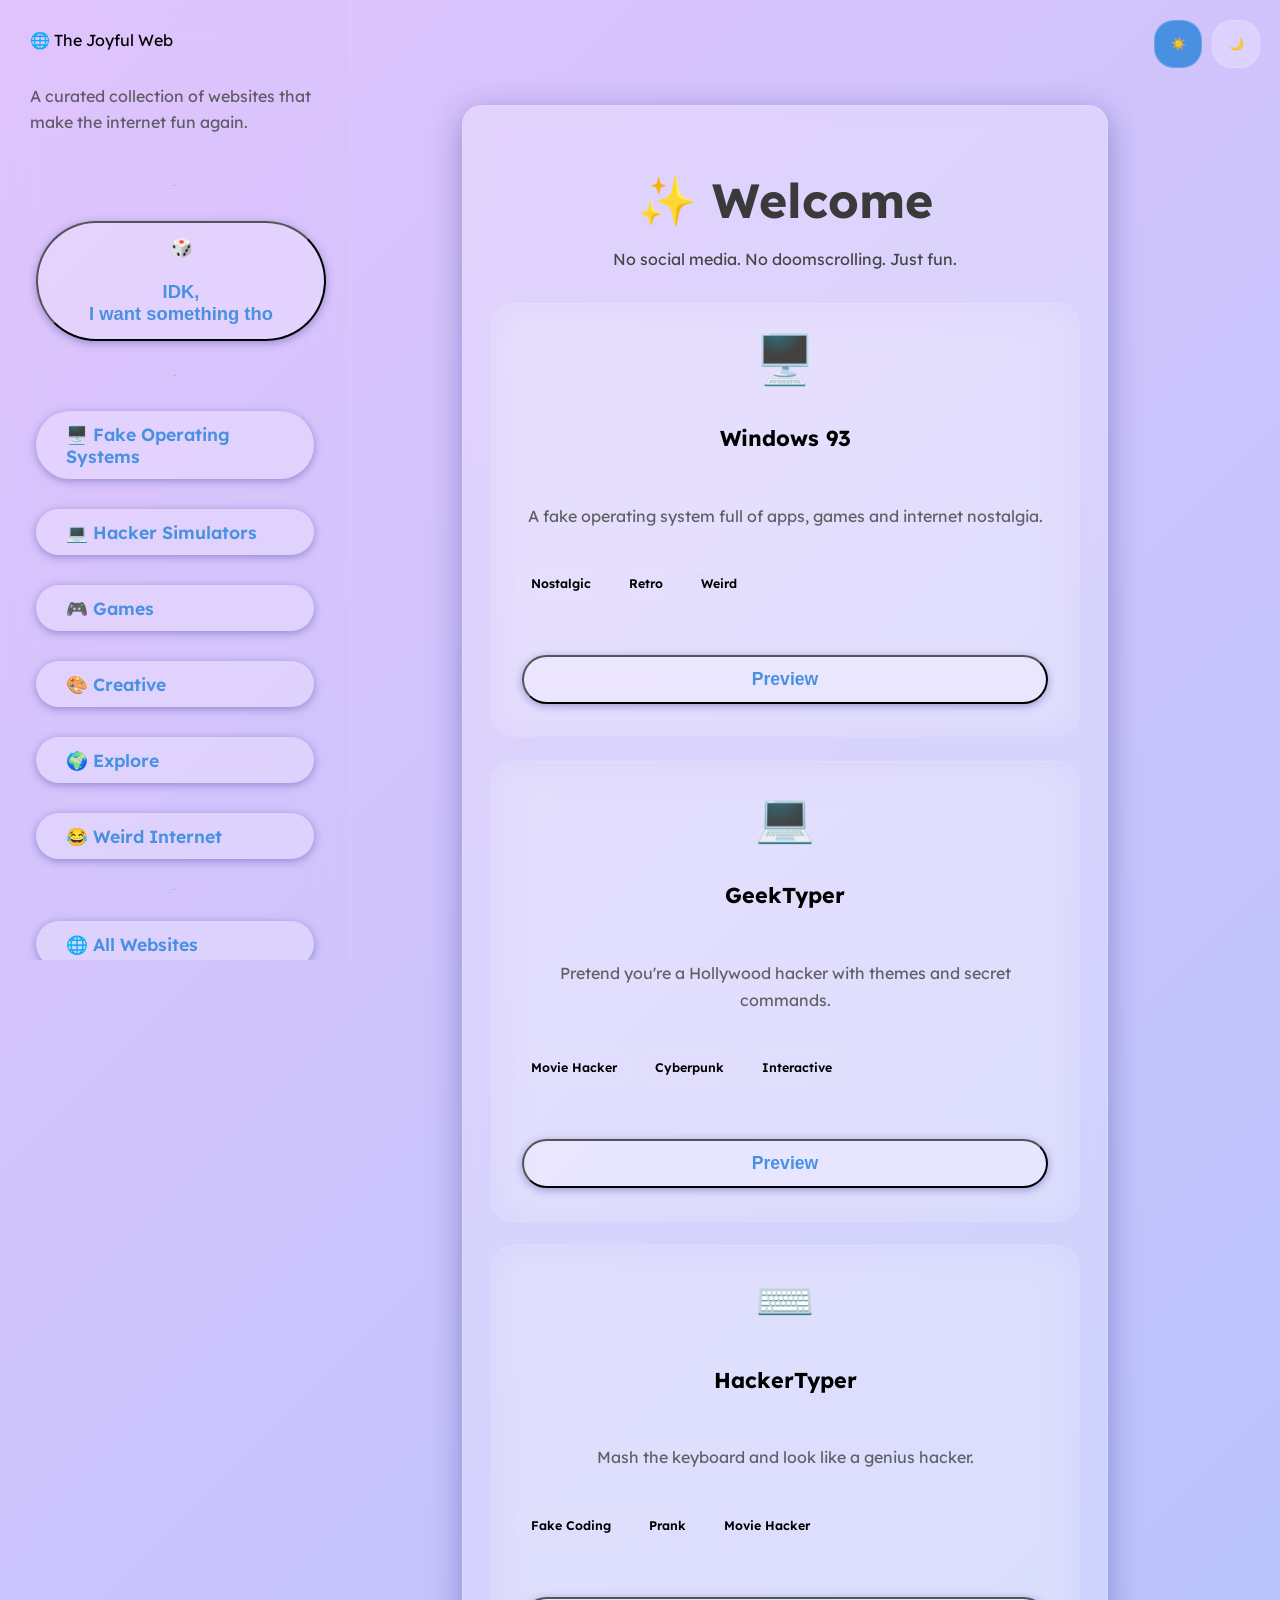
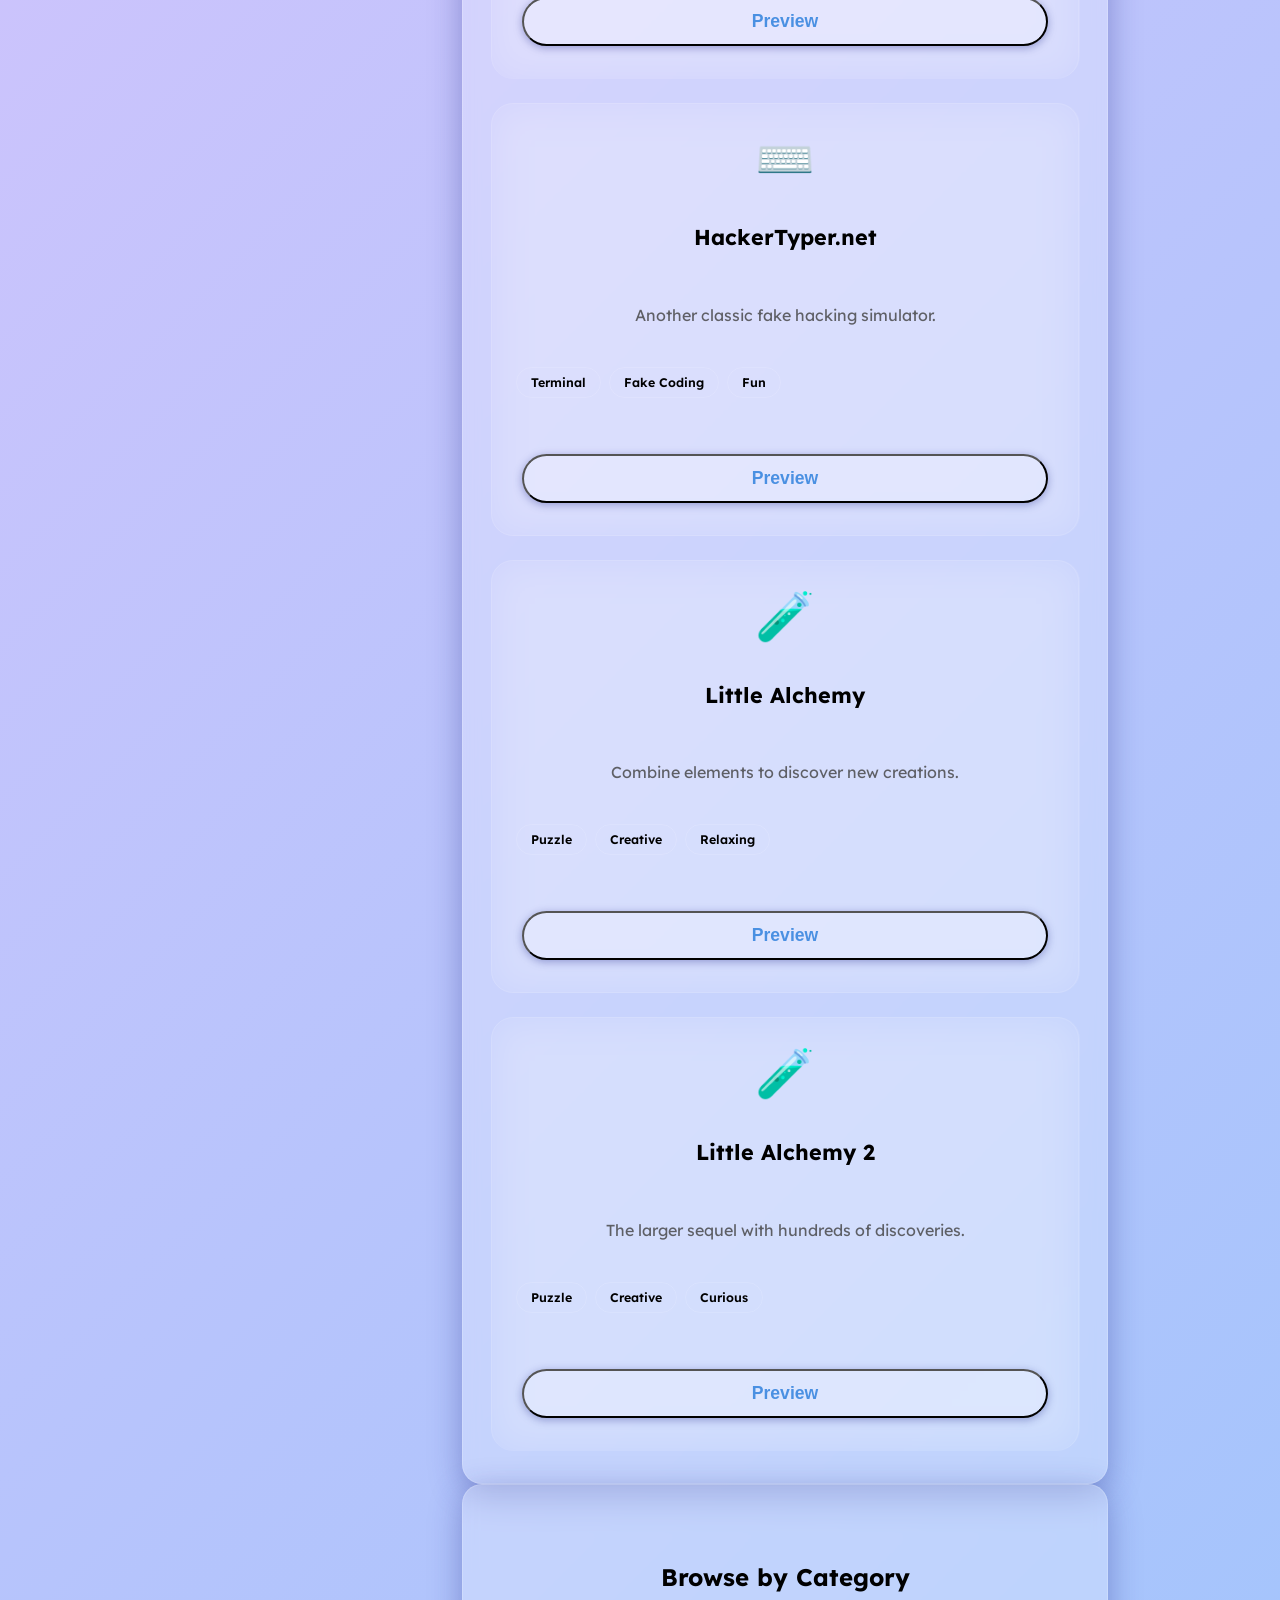
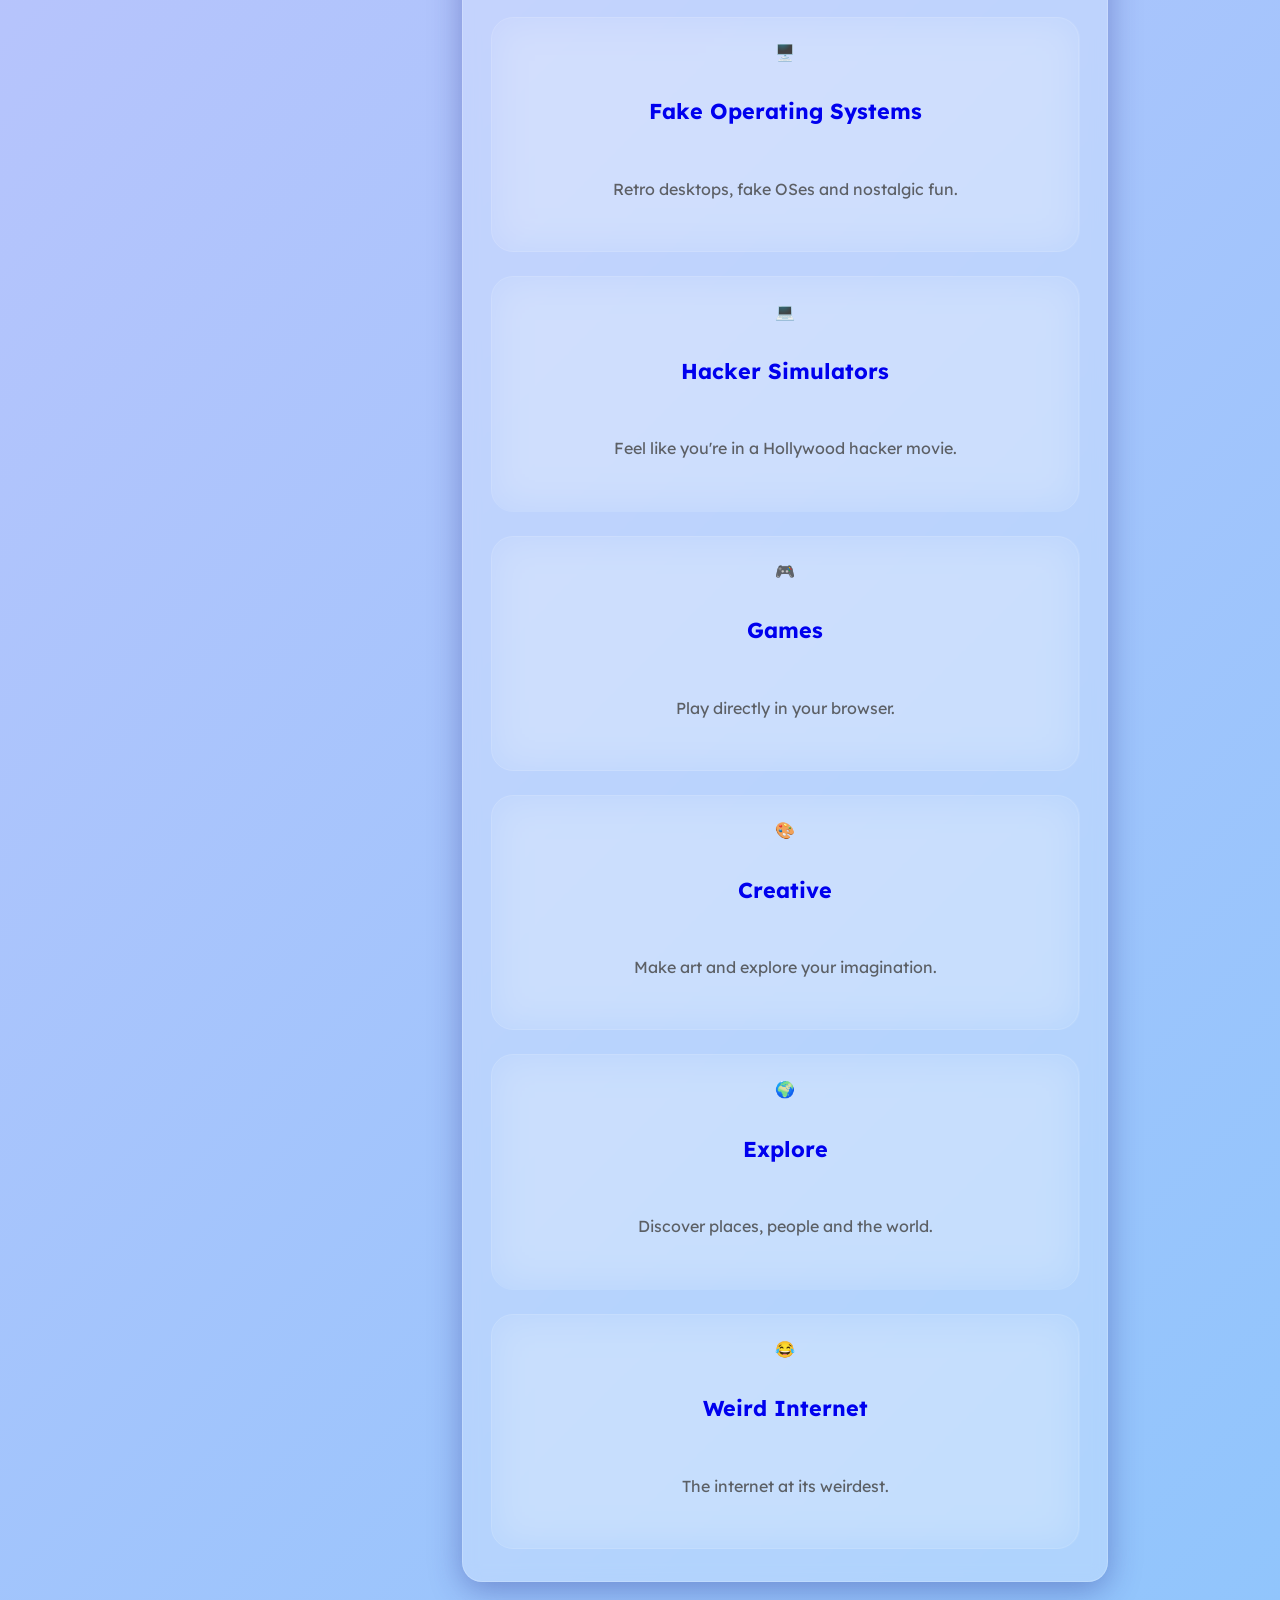
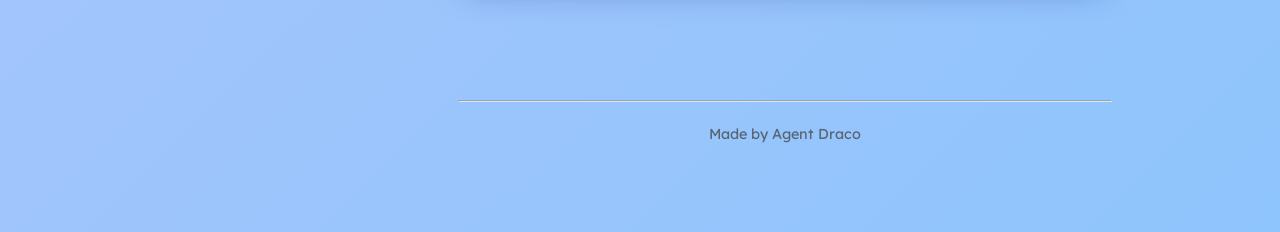
<file: index.html>
<!DOCTYPE html>
<html lang="en" data-theme="light">

<head>
    <meta charset="UTF-8">
    <meta name="viewport" content="width=device-width, initial-scale=1.0">

    <title>The Joyful Web</title>

    <meta name="description"
        content="A curated collection of websites that make the internet fun again.">

    <link rel="stylesheet" href="css/style.css">

    <link rel="preconnect" href="https://fonts.googleapis.com">
    <link rel="preconnect" href="https://fonts.gstatic.com" crossorigin>

    <link href="https://fonts.googleapis.com/css2?family=Lexend:wght@300;400;600;700&display=swap"
        rel="stylesheet">

    <script defer src="js/websites.js"></script>
    <script defer src="js/theme.js"></script>
    <script defer src="js/random.js"></script>
    <script defer src="js/main.js"></script>

</head>

<body>

<!-- ========================= -->
<!-- Loader -->
<!-- ========================= -->

<div id="mathmania-loader">

    <div class="loader">

        <div class="cell d-0"></div>
        <div class="cell d-1"></div>
        <div class="cell d-2"></div>

        <div class="cell d-1"></div>
        <div class="cell d-2"></div>
        <div class="cell d-3"></div>

        <div class="cell d-2"></div>
        <div class="cell d-3"></div>
        <div class="cell d-4"></div>

    </div>

    <h2 style="margin-top:30px;">
        Loading The Joyful Web...
    </h2>

</div>


<!-- ========================= -->
<!-- Theme Toggle -->
<!-- ========================= -->

<div class="theme-toggle">

    <button
        class="theme-btn active"
        id="lightBtn">
        ☀️
    </button>

    <button
        class="theme-btn"
        id="darkBtn">
        🌙
    </button>

</div>



<!-- ========================= -->
<!-- Layout -->
<!-- ========================= -->

<div class="layout">




<!-- ========================= -->
<!-- Sidebar -->
<!-- ========================= -->

<aside class="sidebar">

<h1>
🌐 The Joyful Web
</h1>

<p>

A curated collection of websites that make the internet fun again.

</p>

<hr>

<button
id="randomButton"
class="teacher-link">

🎲

<br><br>

IDK,<br>

I want something tho

</button>

<hr>

<nav>

<a href="fake-os.html" class="teacher-link">

🖥️ Fake Operating Systems

</a>

<a href="hacker.html" class="teacher-link">

💻 Hacker Simulators

</a>

<a href="games.html" class="teacher-link">

🎮 Games

</a>

<a href="creative.html" class="teacher-link">

🎨 Creative

</a>

<a href="explore.html" class="teacher-link">

🌍 Explore

</a>

<a href="weird.html" class="teacher-link">

😂 Weird Internet

</a>

<hr>

<a href="all.html"
class="teacher-link">

🌐 All Websites

</a>

</nav>

<div
style="
margin-top:auto;
padding-top:40px;
font-size:.9rem;
opacity:.75;
">

Made by Agent Draco

</div>

</aside>



<!-- ========================= -->
<!-- Main Content -->
<!-- ========================= -->

<main class="content">

<div class="container">

<h1>

✨ Welcome

</h1>

<p>

No social media.

No doomscrolling.

Just fun.

</p>

<div
id="featuredCards"
class="card-grid">

<!-- Filled by JavaScript -->

</div>

</div>
<!-- ========================= -->
<!-- Featured Categories -->
<!-- ========================= -->

<section class="container">

    <h2>Browse by Category</h2>

    <div class="card-grid category-grid">

        <a href="fake-os.html" class="category-card">
            🖥️
            <h3>Fake Operating Systems</h3>
            <p>Retro desktops, fake OSes and nostalgic fun.</p>
        </a>

        <a href="hacker.html" class="category-card">
            💻
            <h3>Hacker Simulators</h3>
            <p>Feel like you're in a Hollywood hacker movie.</p>
        </a>

        <a href="games.html" class="category-card">
            🎮
            <h3>Games</h3>
            <p>Play directly in your browser.</p>
        </a>

        <a href="creative.html" class="category-card">
            🎨
            <h3>Creative</h3>
            <p>Make art and explore your imagination.</p>
        </a>

        <a href="explore.html" class="category-card">
            🌍
            <h3>Explore</h3>
            <p>Discover places, people and the world.</p>
        </a>

        <a href="weird.html" class="category-card">
            😂
            <h3>Weird Internet</h3>
            <p>The internet at its weirdest.</p>
        </a>

    </div>

</section>


<!-- ========================= -->
<!-- Random Roulette -->
<!-- ========================= -->

<div id="rouletteOverlay" class="hidden">

    <div class="container">

        <h2>🎲 Finding something fun...</h2>

        <h1 id="rouletteName">
            Windows 93
        </h1>

        <p id="rouletteCategory">
            Please wait...
        </p>

    </div>

</div>


<!-- ========================= -->
<!-- Website Preview Modal -->
<!-- ========================= -->

<div id="previewModal" class="hidden">

    <div class="container modal">

        <button id="closeModal" class="closeBtn">
            ✕
        </button>

        <h1 id="modalTitle">
            Website
        </h1>

        <p id="modalDescription">

        </p>

        <div id="modalTags">

        </div>

        <br>

        <a
            id="visitWebsite"
            class="teacher-link"
            target="_blank">

            Visit Website

        </a>

    </div>

</div>


<footer>

<hr>

<p>

Made by Agent Draco

</p>

</footer>

</main>

</div>

</body>

</html>
</file>
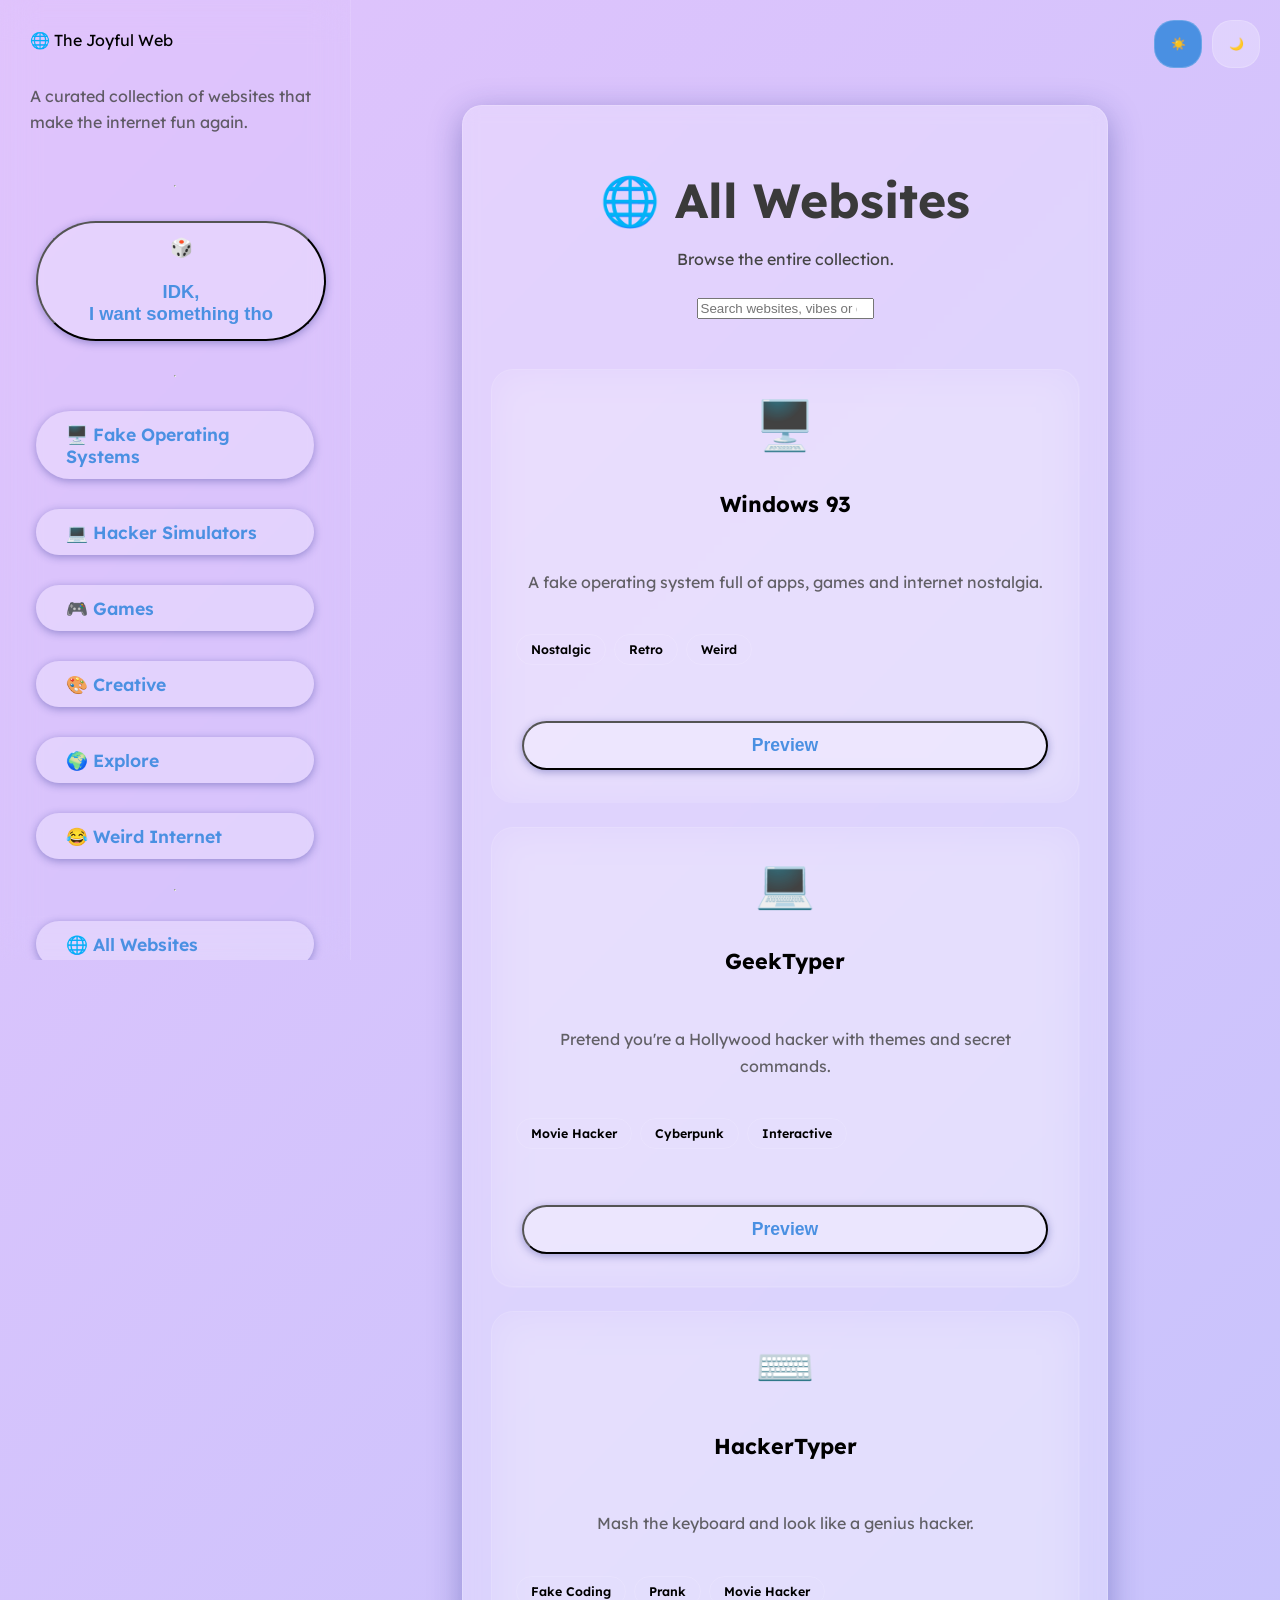
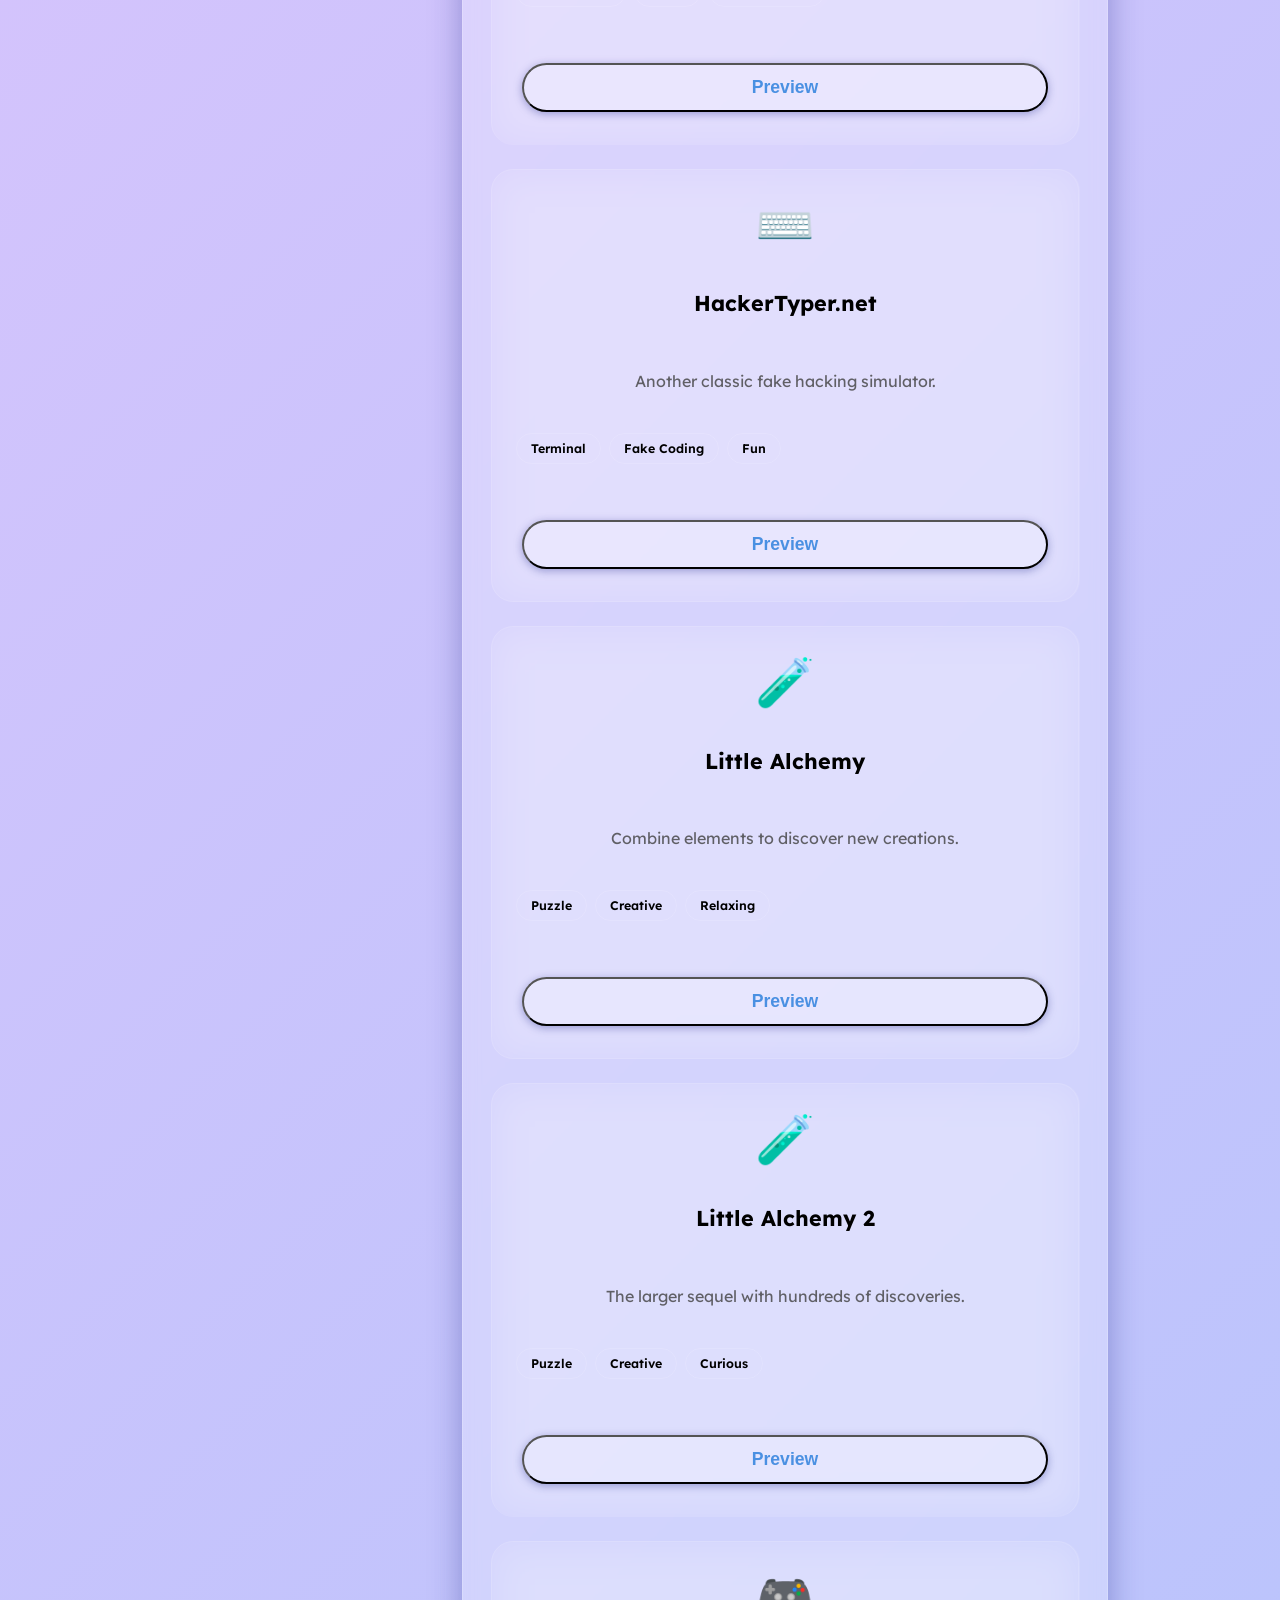
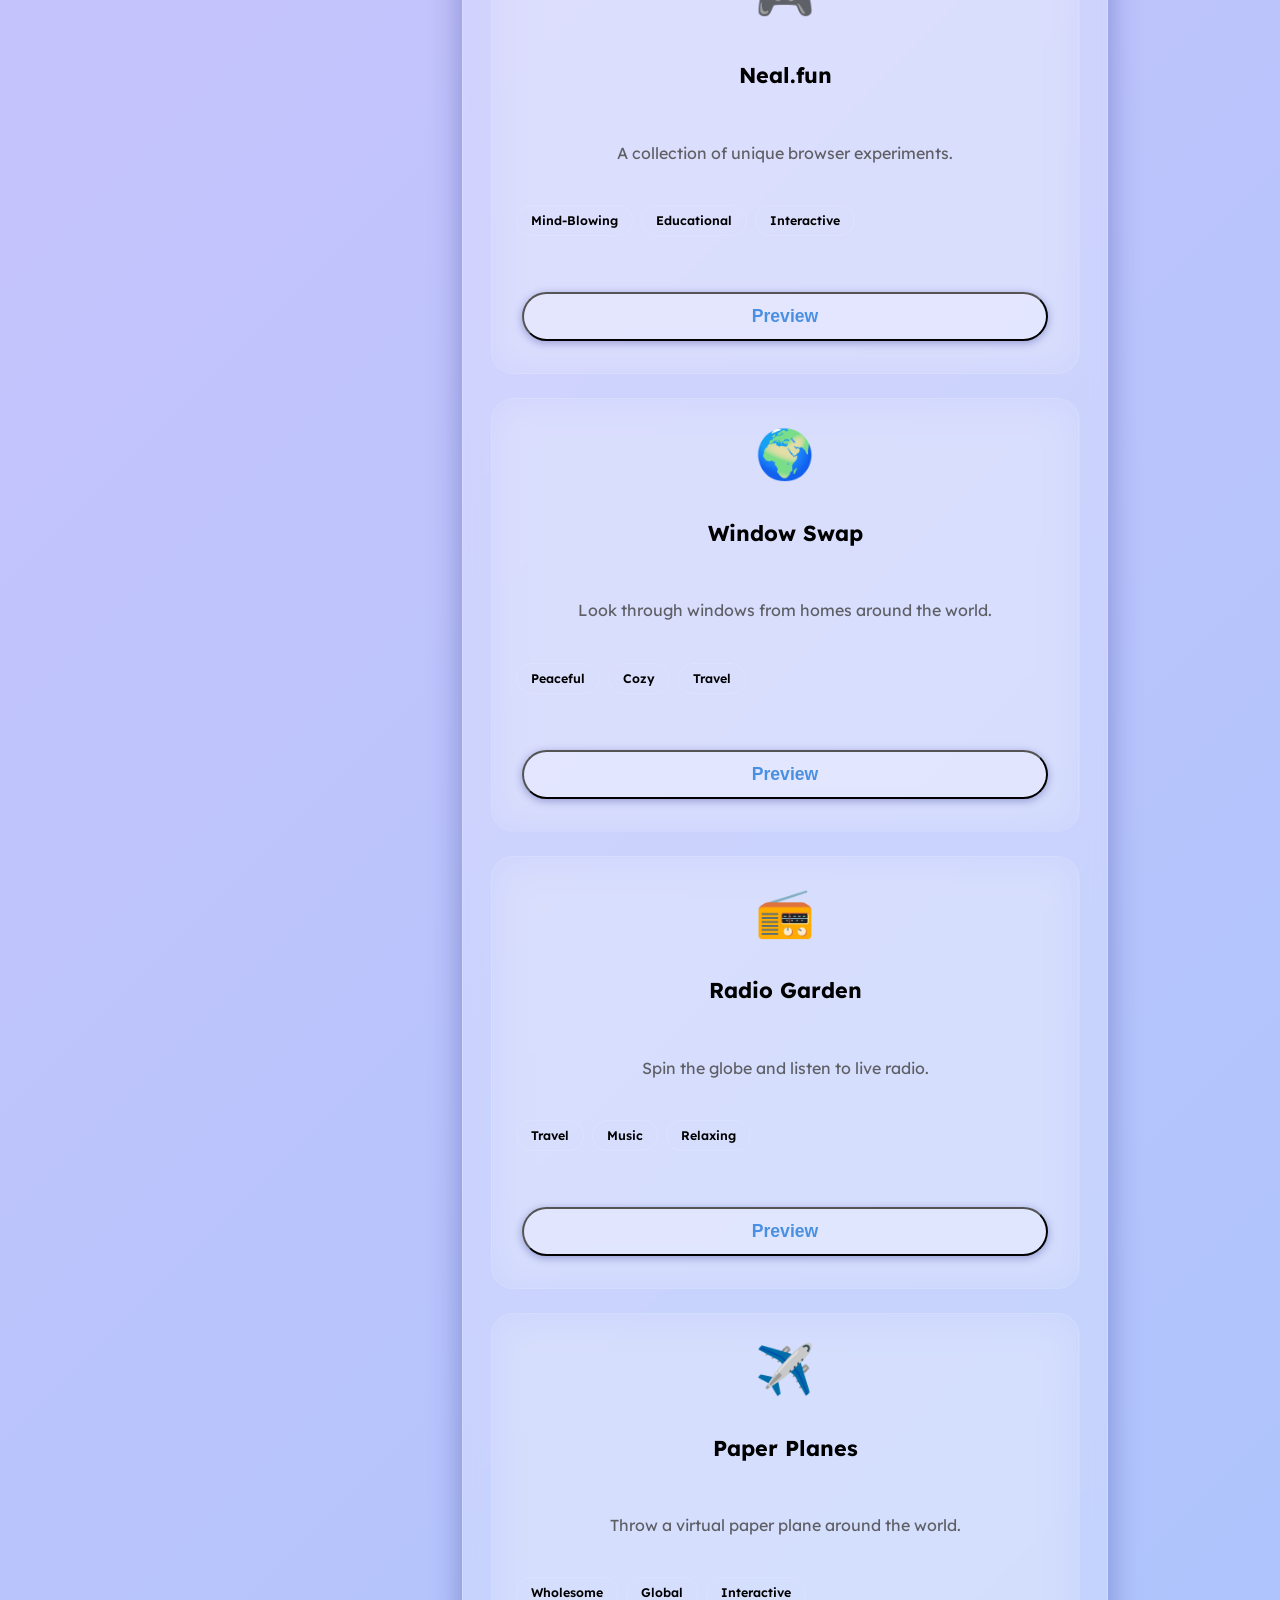
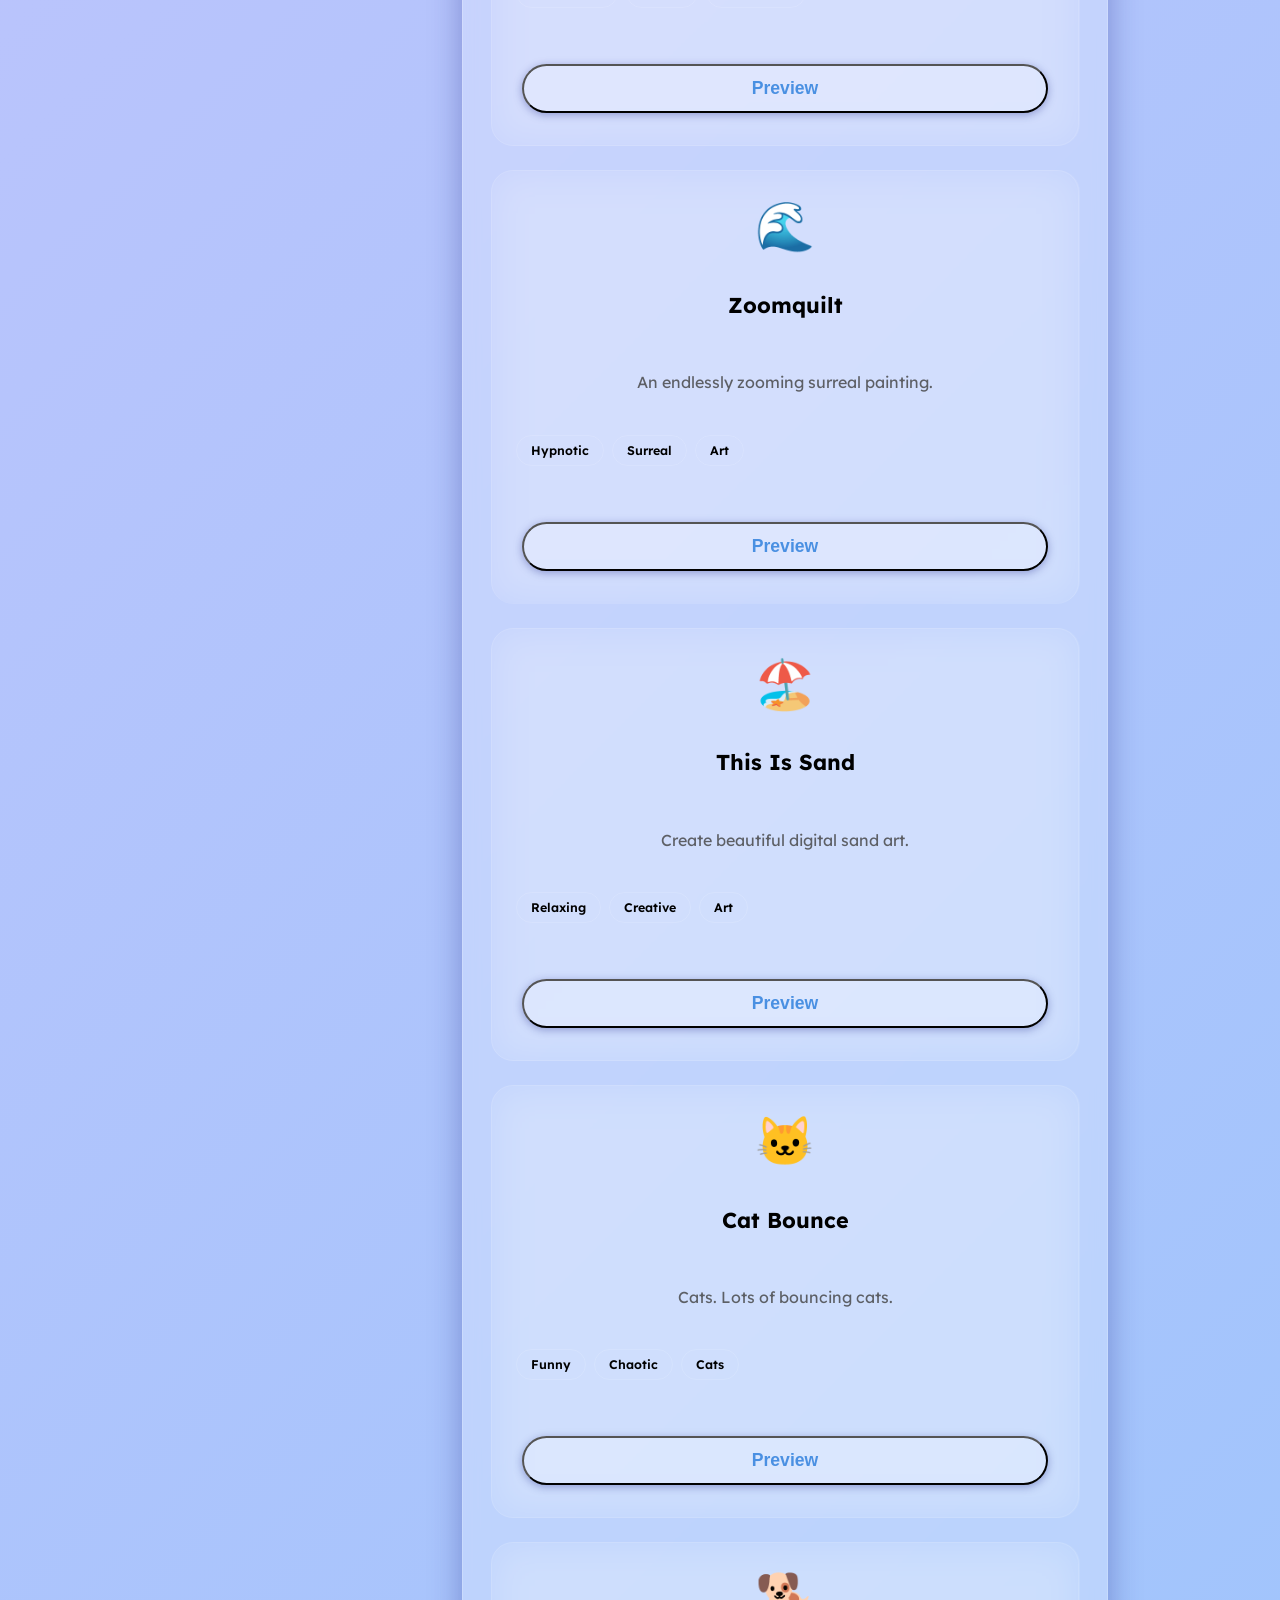
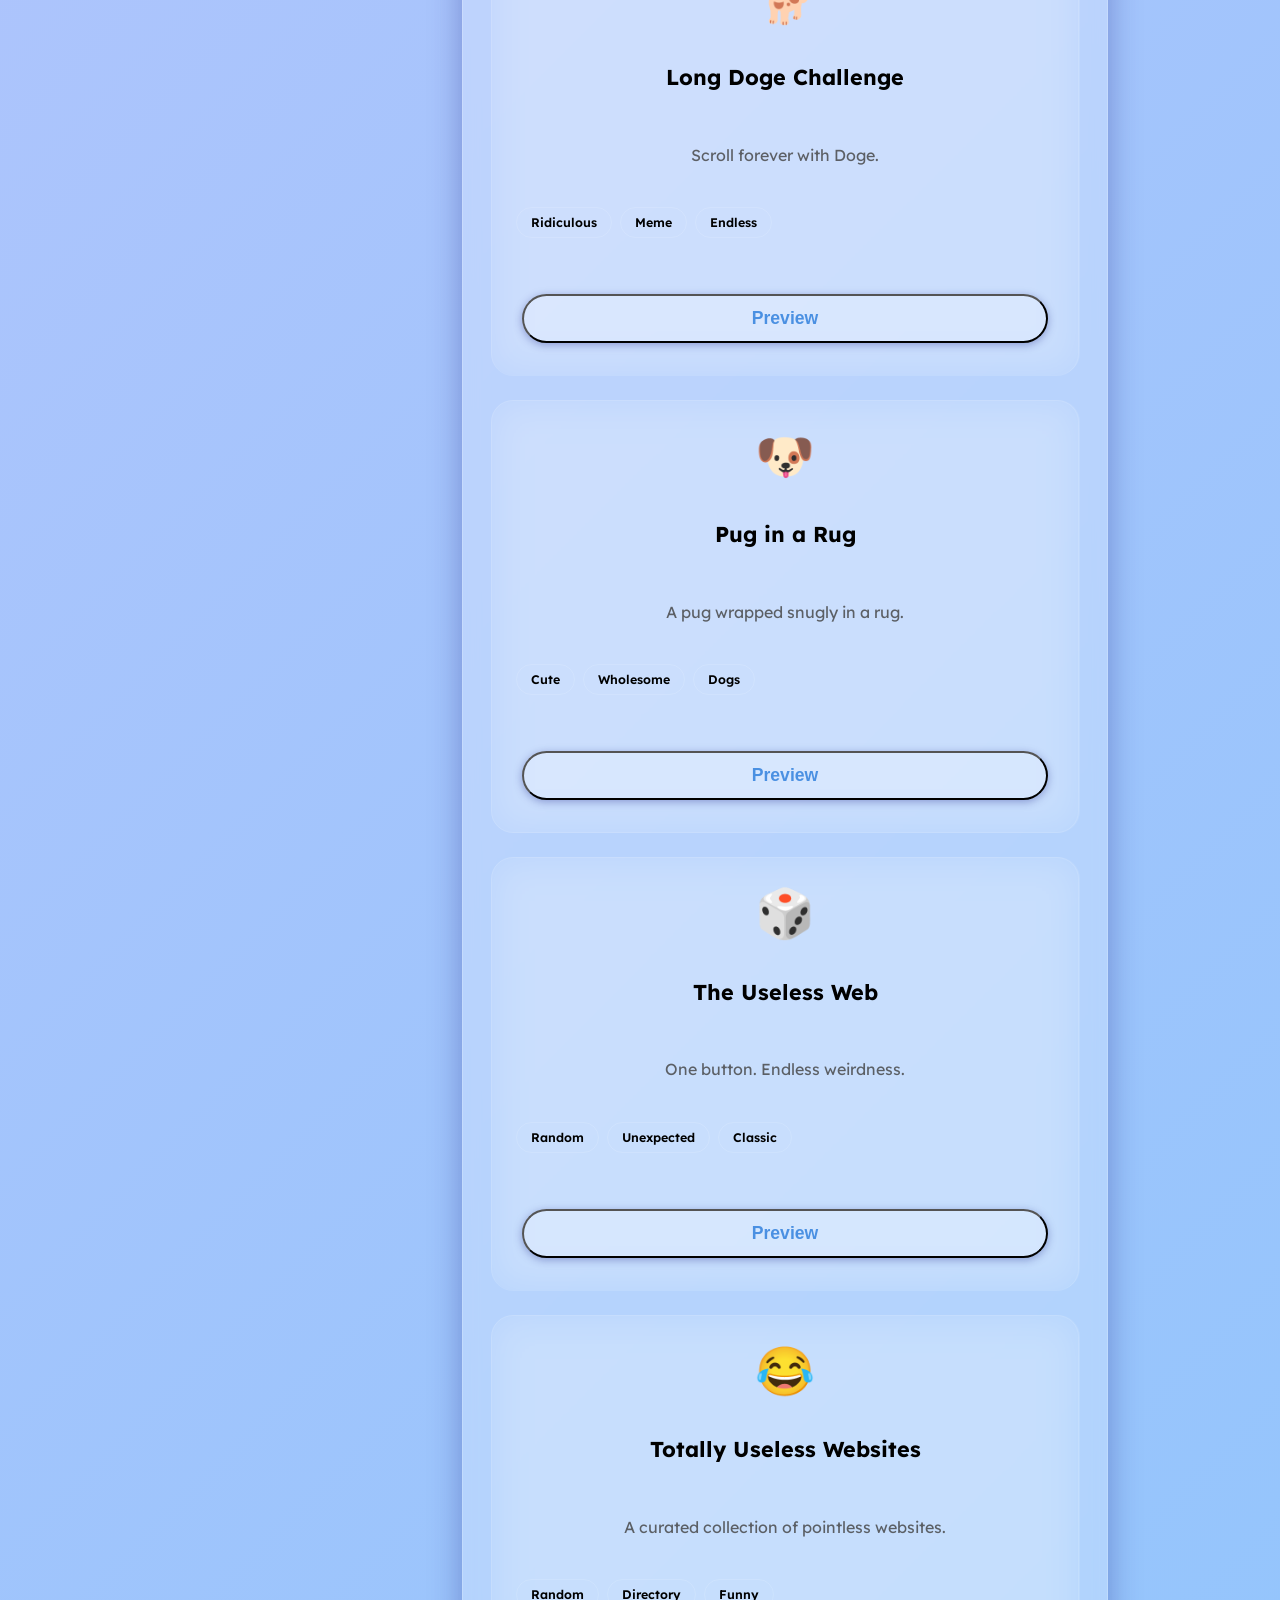
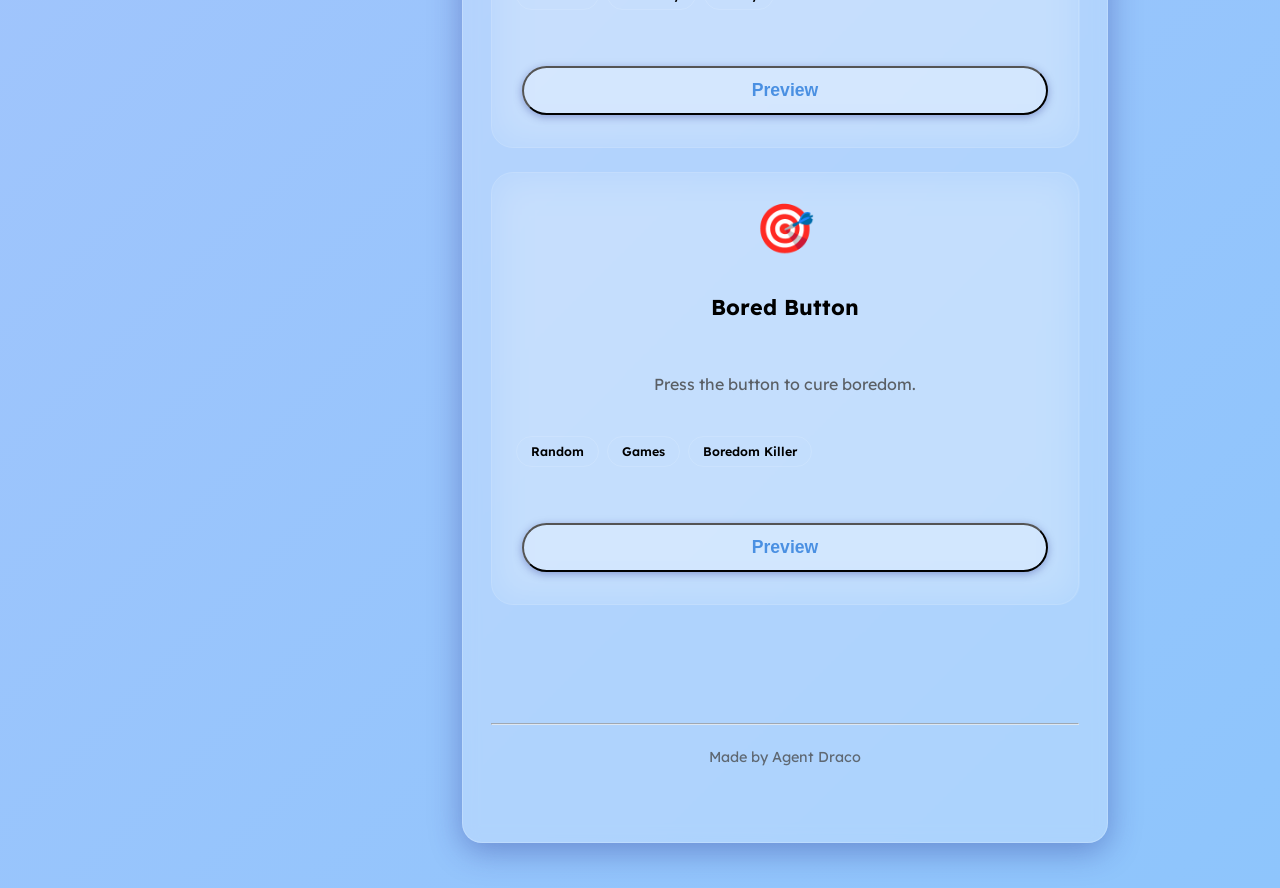
<file: all.html>
<!DOCTYPE html>
<html lang="en" data-theme="light">

<head>

    <meta charset="UTF-8">

    <meta name="viewport"
          content="width=device-width, initial-scale=1.0">

    <title>All Websites | The Joyful Web</title>

    <link rel="stylesheet" href="css/style.css">

    <link rel="preconnect"
          href="https://fonts.googleapis.com">

    <link rel="preconnect"
          href="https://fonts.gstatic.com"
          crossorigin>

    <link href="https://fonts.googleapis.com/css2?family=Lexend:wght@300;400;600;700&display=swap"
          rel="stylesheet">

    <script defer src="js/websites.js"></script>
    <script defer src="js/theme.js"></script>
    <script defer src="js/random.js"></script>
    <script defer src="js/main.js"></script>

</head>

<body>

<div id="mathmania-loader">

    <div class="loader">

        <div class="cell d-0"></div>
        <div class="cell d-1"></div>
        <div class="cell d-2"></div>

        <div class="cell d-1"></div>
        <div class="cell d-2"></div>
        <div class="cell d-3"></div>

        <div class="cell d-2"></div>
        <div class="cell d-3"></div>
        <div class="cell d-4"></div>

    </div>

</div>

<div class="theme-toggle">

    <button
        class="theme-btn active"
        id="lightBtn">

        ☀️

    </button>

    <button
        class="theme-btn"
        id="darkBtn">

        🌙

    </button>

</div>

<div class="layout">

<aside class="sidebar">

<h1>🌐 The Joyful Web</h1>

<p>

A curated collection of websites that make the internet fun again.

</p>

<hr>

<button
id="randomButton"
class="teacher-link">

🎲

<br><br>

IDK,<br>

I want something tho

</button>

<hr>

<nav>

<a href="fake-os.html" class="teacher-link">

🖥️ Fake Operating Systems

</a>

<a href="hacker.html" class="teacher-link">

💻 Hacker Simulators

</a>

<a href="games.html" class="teacher-link">

🎮 Games

</a>

<a href="creative.html" class="teacher-link">

🎨 Creative

</a>

<a href="explore.html" class="teacher-link">

🌍 Explore

</a>

<a href="weird.html" class="teacher-link">

😂 Weird Internet

</a>

<hr>

<a href="all.html"
class="teacher-link">

🌐 All Websites

</a>

</nav>

<div style="margin-top:auto">

Made by Agent Draco

</div>

</aside>

<main class="content">

<div class="container">

<h1>

🌐 All Websites

</h1>

<p>

Browse the entire collection.

</p>

<input

id="search"

type="search"

placeholder="Search websites, vibes or descriptions..."

>

<br><br>

<div

id="websiteGrid"

class="card-grid"

data-category="all">

</div>

<footer>

<hr>

<p>

Made by Agent Draco

</p>

</footer>

</div>

</main>

</div>

<!-- Preview Modal -->

<div id="previewModal" class="hidden">

<div class="container modal">

<button
id="closeModal"
class="closeBtn">

✕

</button>

<h2 id="modalTitle"></h2>

<p id="modalDescription"></p>

<div id="modalTags"></div>

<br>

<a

id="visitWebsite"

class="teacher-link"

target="_blank">

Visit Website

</a>

</div>

</div>

<!-- Roulette -->

<div

id="rouletteOverlay"

class="hidden">

<div class="container">

<h2>

🎲 Finding something fun...

</h2>

<h1 id="rouletteName">

Windows 93

</h1>

<p id="rouletteCategory">

Please wait...

</p>

</div>

</div>

</body>

</html>
</file>
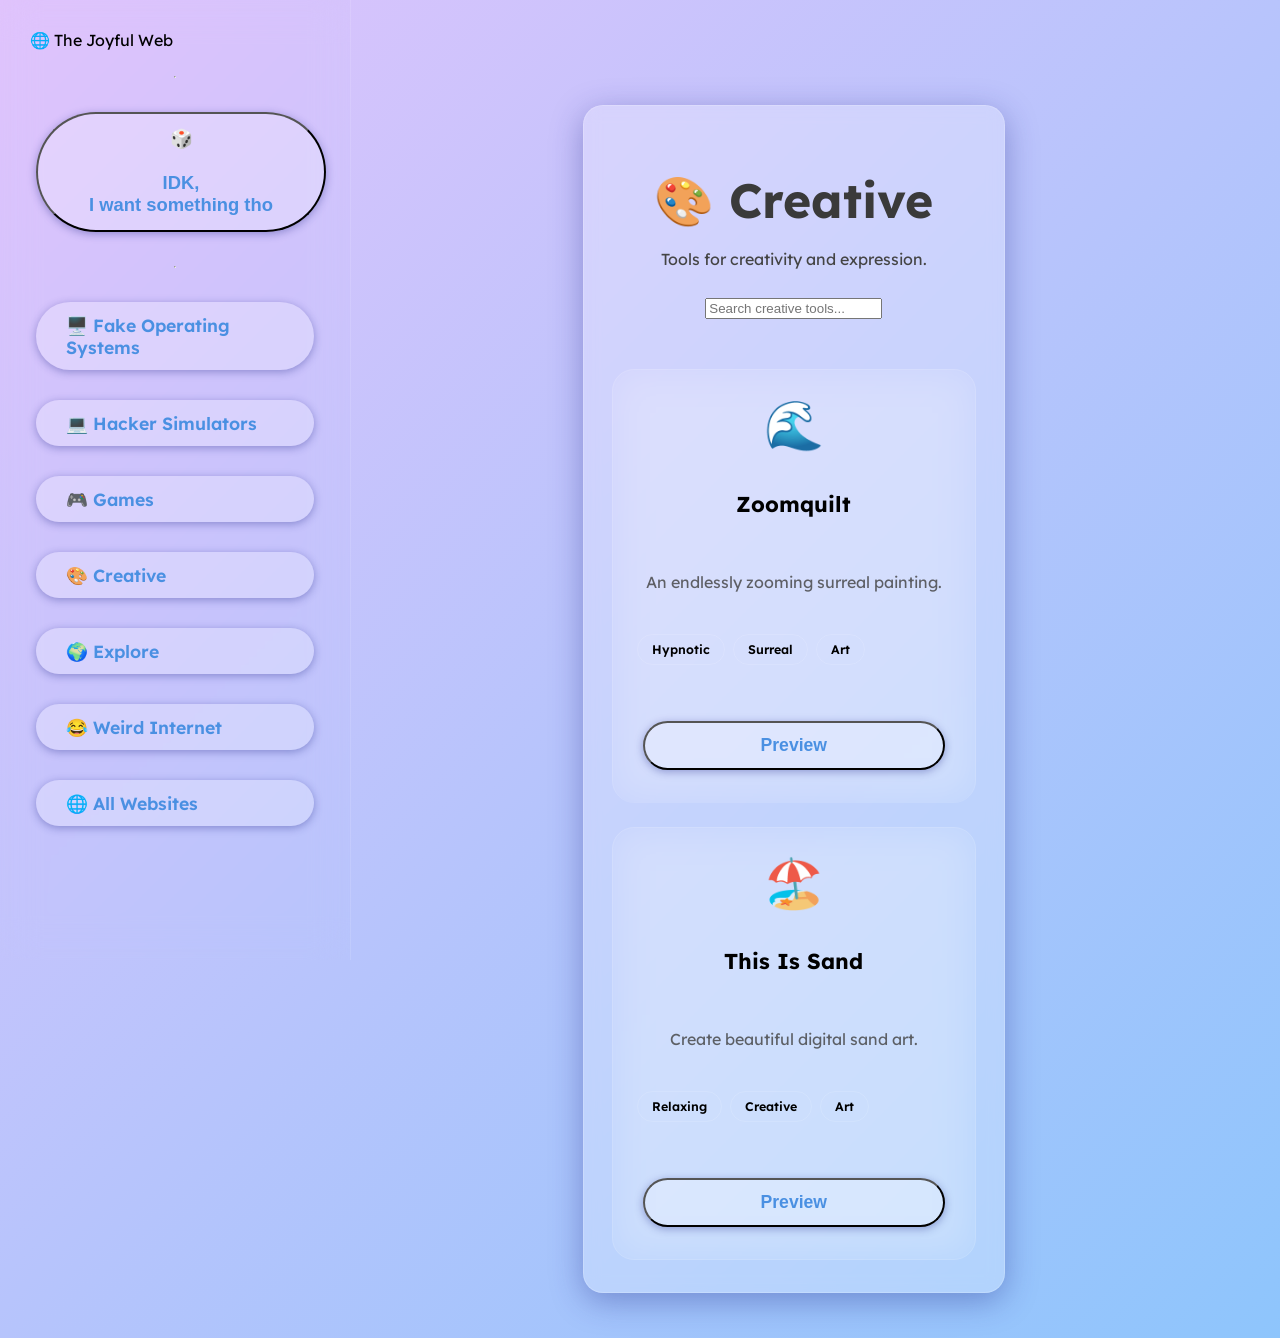
<file: creative.html>
<!DOCTYPE html>
<html lang="en" data-theme="light">
<head>
<meta charset="UTF-8">
<meta name="viewport" content="width=device-width, initial-scale=1.0">
<title>Creative | The Joyful Web</title>

<link rel="stylesheet" href="css/style.css">
<link href="https://fonts.googleapis.com/css2?family=Lexend:wght@300;400;600;700&display=swap" rel="stylesheet">

<script defer src="js/websites.js"></script>
<script defer src="js/theme.js"></script>
<script defer src="js/random.js"></script>
<script defer src="js/main.js"></script>
</head>

<body>
<div class="layout">

<aside class="sidebar">
<h1>🌐 The Joyful Web</h1>
<hr>

<button id="randomButton" class="teacher-link">🎲<br><br>IDK,<br>I want something tho</button>

<hr>

<nav>
<a href="fake-os.html" class="teacher-link">🖥️ Fake Operating Systems</a>
<a href="hacker.html" class="teacher-link">💻 Hacker Simulators</a>
<a href="games.html" class="teacher-link">🎮 Games</a>
<a href="creative.html" class="teacher-link">🎨 Creative</a>
<a href="explore.html" class="teacher-link">🌍 Explore</a>
<a href="weird.html" class="teacher-link">😂 Weird Internet</a>
<a href="all.html" class="teacher-link">🌐 All Websites</a>
</nav>
</aside>

<main class="content">
<div class="container">

<h1>🎨 Creative</h1>
<p>Tools for creativity and expression.</p>

<input id="search" type="search" placeholder="Search creative tools..." />

<br><br>

<div id="websiteGrid" class="card-grid" data-category="creative"></div>

</div>
</main>

</div>
</body>
</html>
</file>
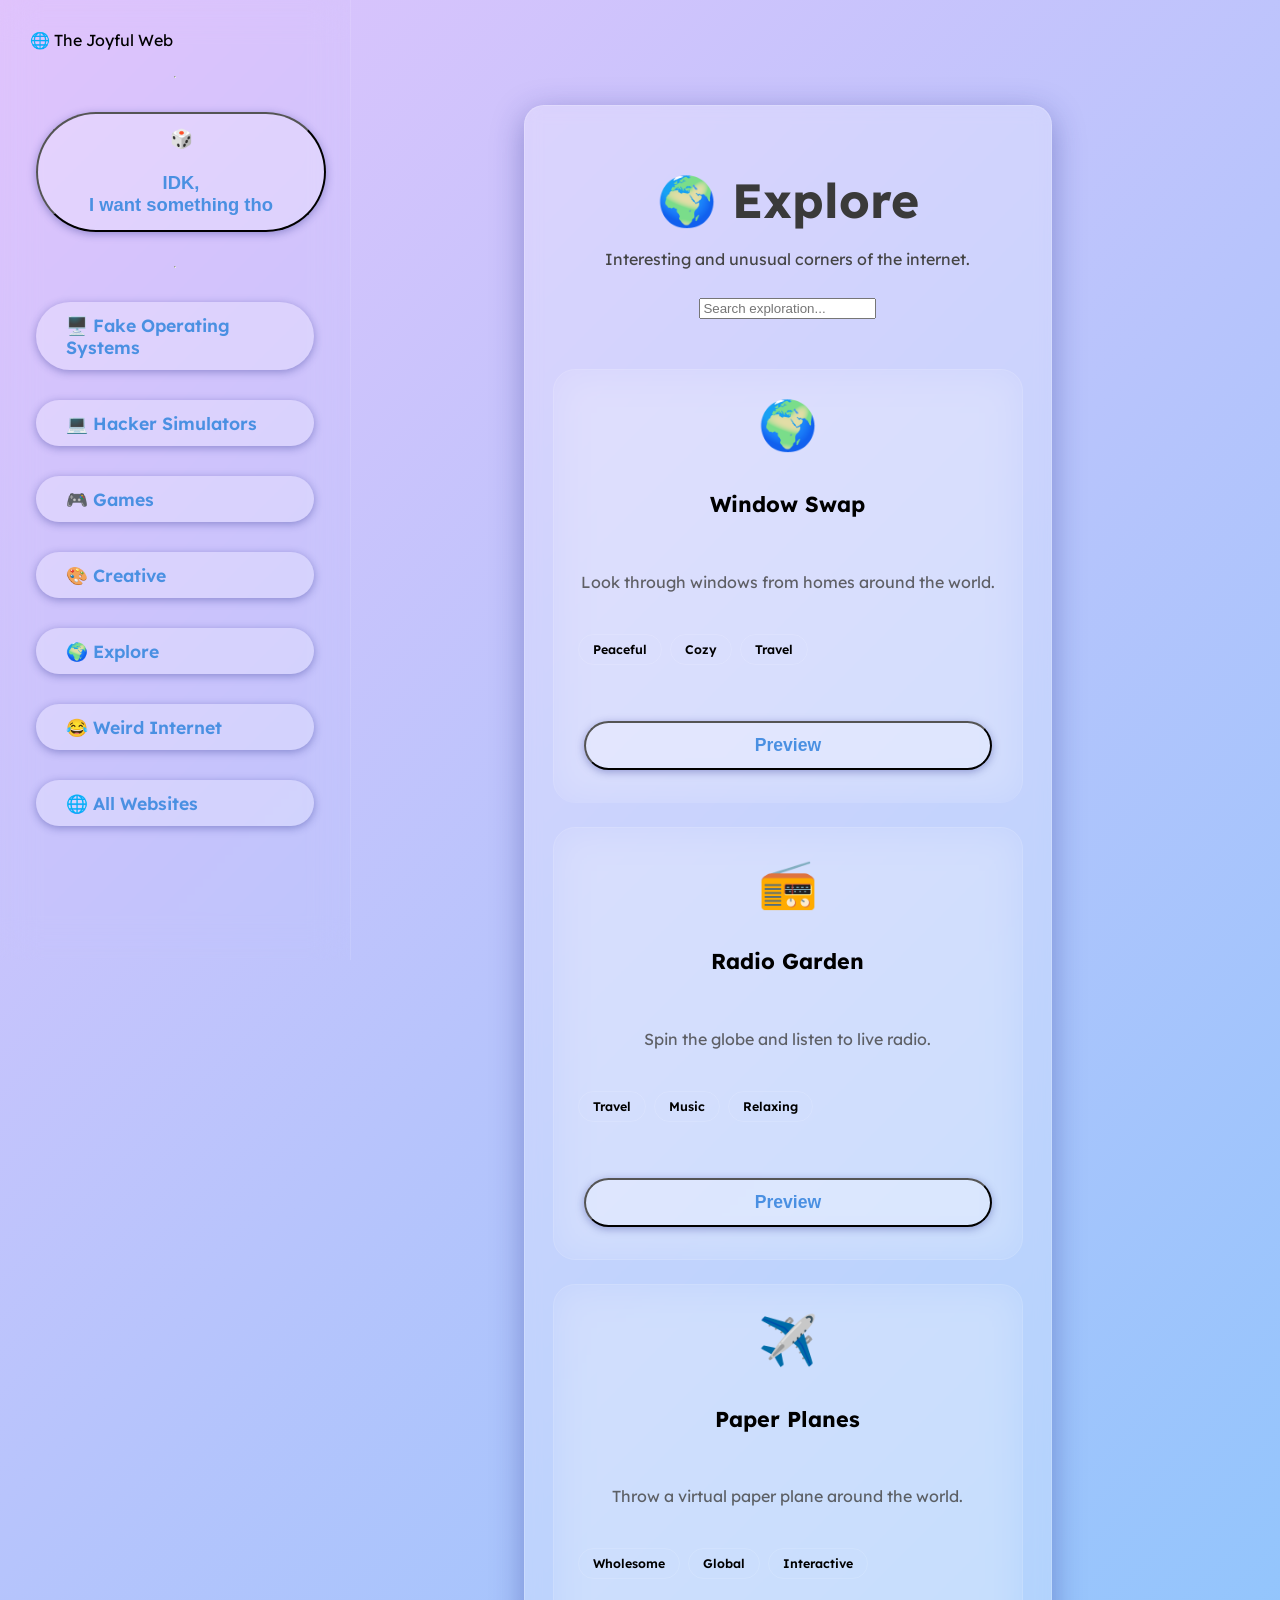
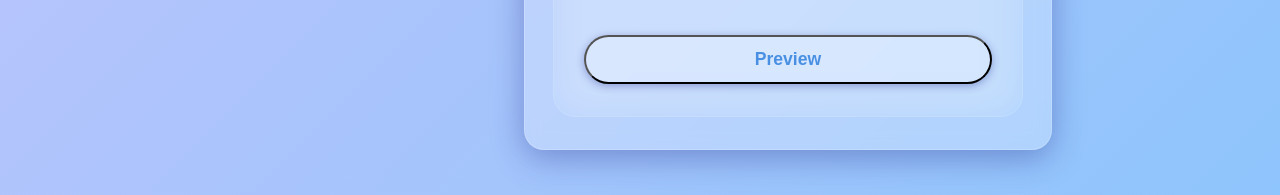
<file: explore.html>
<!DOCTYPE html>
<html lang="en" data-theme="light">
<head>
<meta charset="UTF-8">
<meta name="viewport" content="width=device-width, initial-scale=1.0">
<title>Explore | The Joyful Web</title>

<link rel="stylesheet" href="css/style.css">
<link href="https://fonts.googleapis.com/css2?family=Lexend:wght@300;400;600;700&display=swap" rel="stylesheet">

<script defer src="js/websites.js"></script>
<script defer src="js/theme.js"></script>
<script defer src="js/random.js"></script>
<script defer src="js/main.js"></script>
</head>

<body>
<div class="layout">

<aside class="sidebar">
<h1>🌐 The Joyful Web</h1>
<hr>

<button id="randomButton" class="teacher-link">🎲<br><br>IDK,<br>I want something tho</button>

<hr>

<nav>
<a href="fake-os.html" class="teacher-link">🖥️ Fake Operating Systems</a>
<a href="hacker.html" class="teacher-link">💻 Hacker Simulators</a>
<a href="games.html" class="teacher-link">🎮 Games</a>
<a href="creative.html" class="teacher-link">🎨 Creative</a>
<a href="explore.html" class="teacher-link">🌍 Explore</a>
<a href="weird.html" class="teacher-link">😂 Weird Internet</a>
<a href="all.html" class="teacher-link">🌐 All Websites</a>
</nav>
</aside>

<main class="content">
<div class="container">

<h1>🌍 Explore</h1>
<p>Interesting and unusual corners of the internet.</p>

<input id="search" type="search" placeholder="Search exploration..." />

<br><br>

<div id="websiteGrid" class="card-grid" data-category="explore"></div>

</div>
</main>

</div>
</body>
</html>
</file>
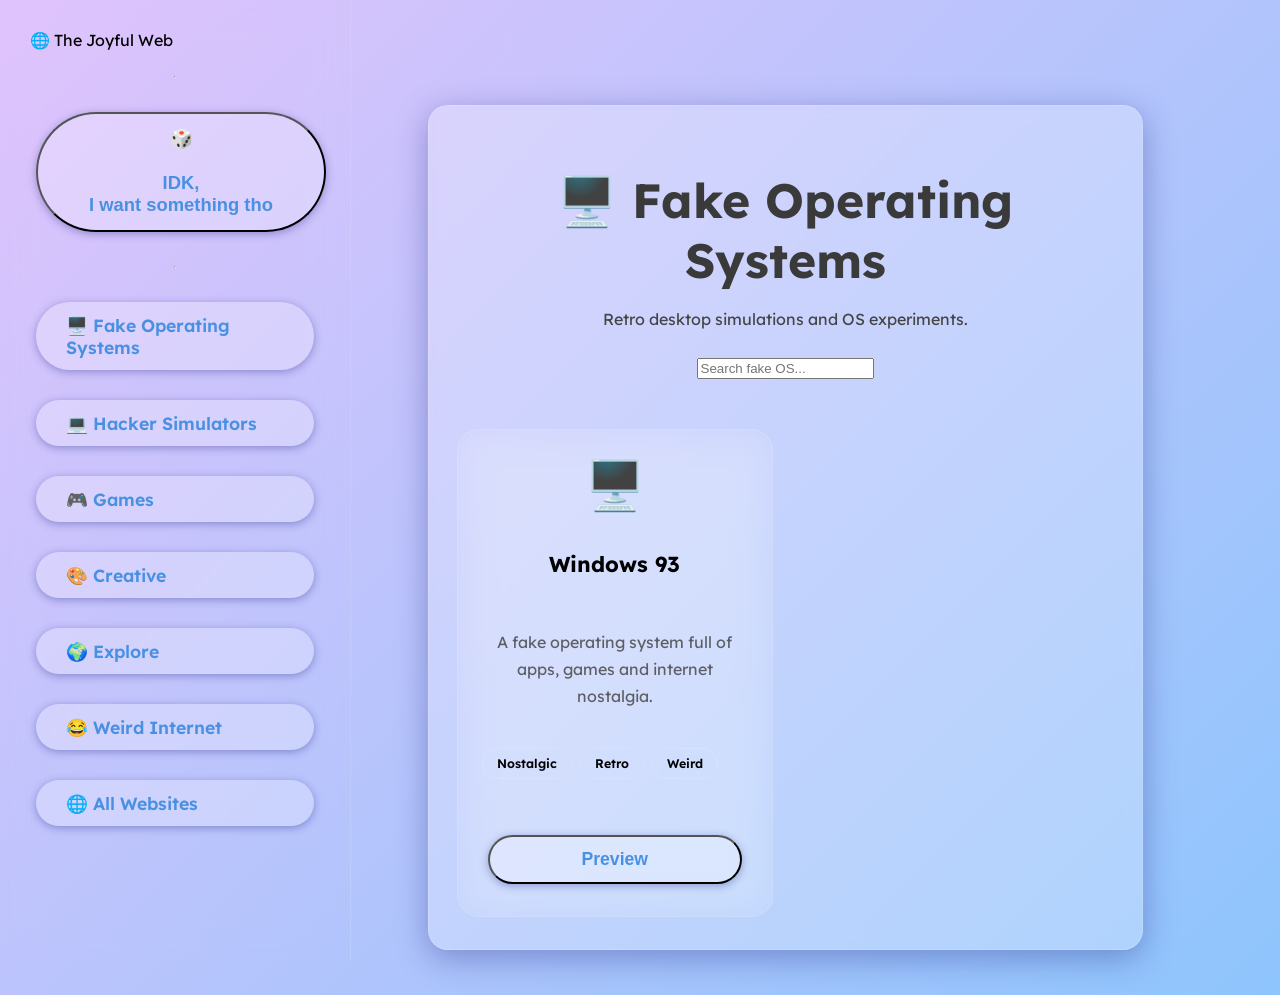
<file: fake-os.html>
<!DOCTYPE html>
<html lang="en" data-theme="light">
<head>
<meta charset="UTF-8">
<meta name="viewport" content="width=device-width, initial-scale=1.0">
<title>Fake OS | The Joyful Web</title>

<link rel="stylesheet" href="css/style.css">
<link href="https://fonts.googleapis.com/css2?family=Lexend:wght@300;400;600;700&display=swap" rel="stylesheet">

<script defer src="js/websites.js"></script>
<script defer src="js/theme.js"></script>
<script defer src="js/random.js"></script>
<script defer src="js/main.js"></script>
</head>

<body>
<div class="layout">

<aside class="sidebar">
<h1>🌐 The Joyful Web</h1>
<hr>

<button id="randomButton" class="teacher-link">🎲<br><br>IDK,<br>I want something tho</button>

<hr>

<nav>
<a href="fake-os.html" class="teacher-link">🖥️ Fake Operating Systems</a>
<a href="hacker.html" class="teacher-link">💻 Hacker Simulators</a>
<a href="games.html" class="teacher-link">🎮 Games</a>
<a href="creative.html" class="teacher-link">🎨 Creative</a>
<a href="explore.html" class="teacher-link">🌍 Explore</a>
<a href="weird.html" class="teacher-link">😂 Weird Internet</a>
<a href="all.html" class="teacher-link">🌐 All Websites</a>
</nav>
</aside>

<main class="content">
<div class="container">

<h1>🖥️ Fake Operating Systems</h1>
<p>Retro desktop simulations and OS experiments.</p>

<input id="search" type="search" placeholder="Search fake OS..." />

<br><br>

<div id="websiteGrid" class="card-grid" data-category="fake-os"></div>

</div>
</main>

</div>
</body>
</html>
</file>
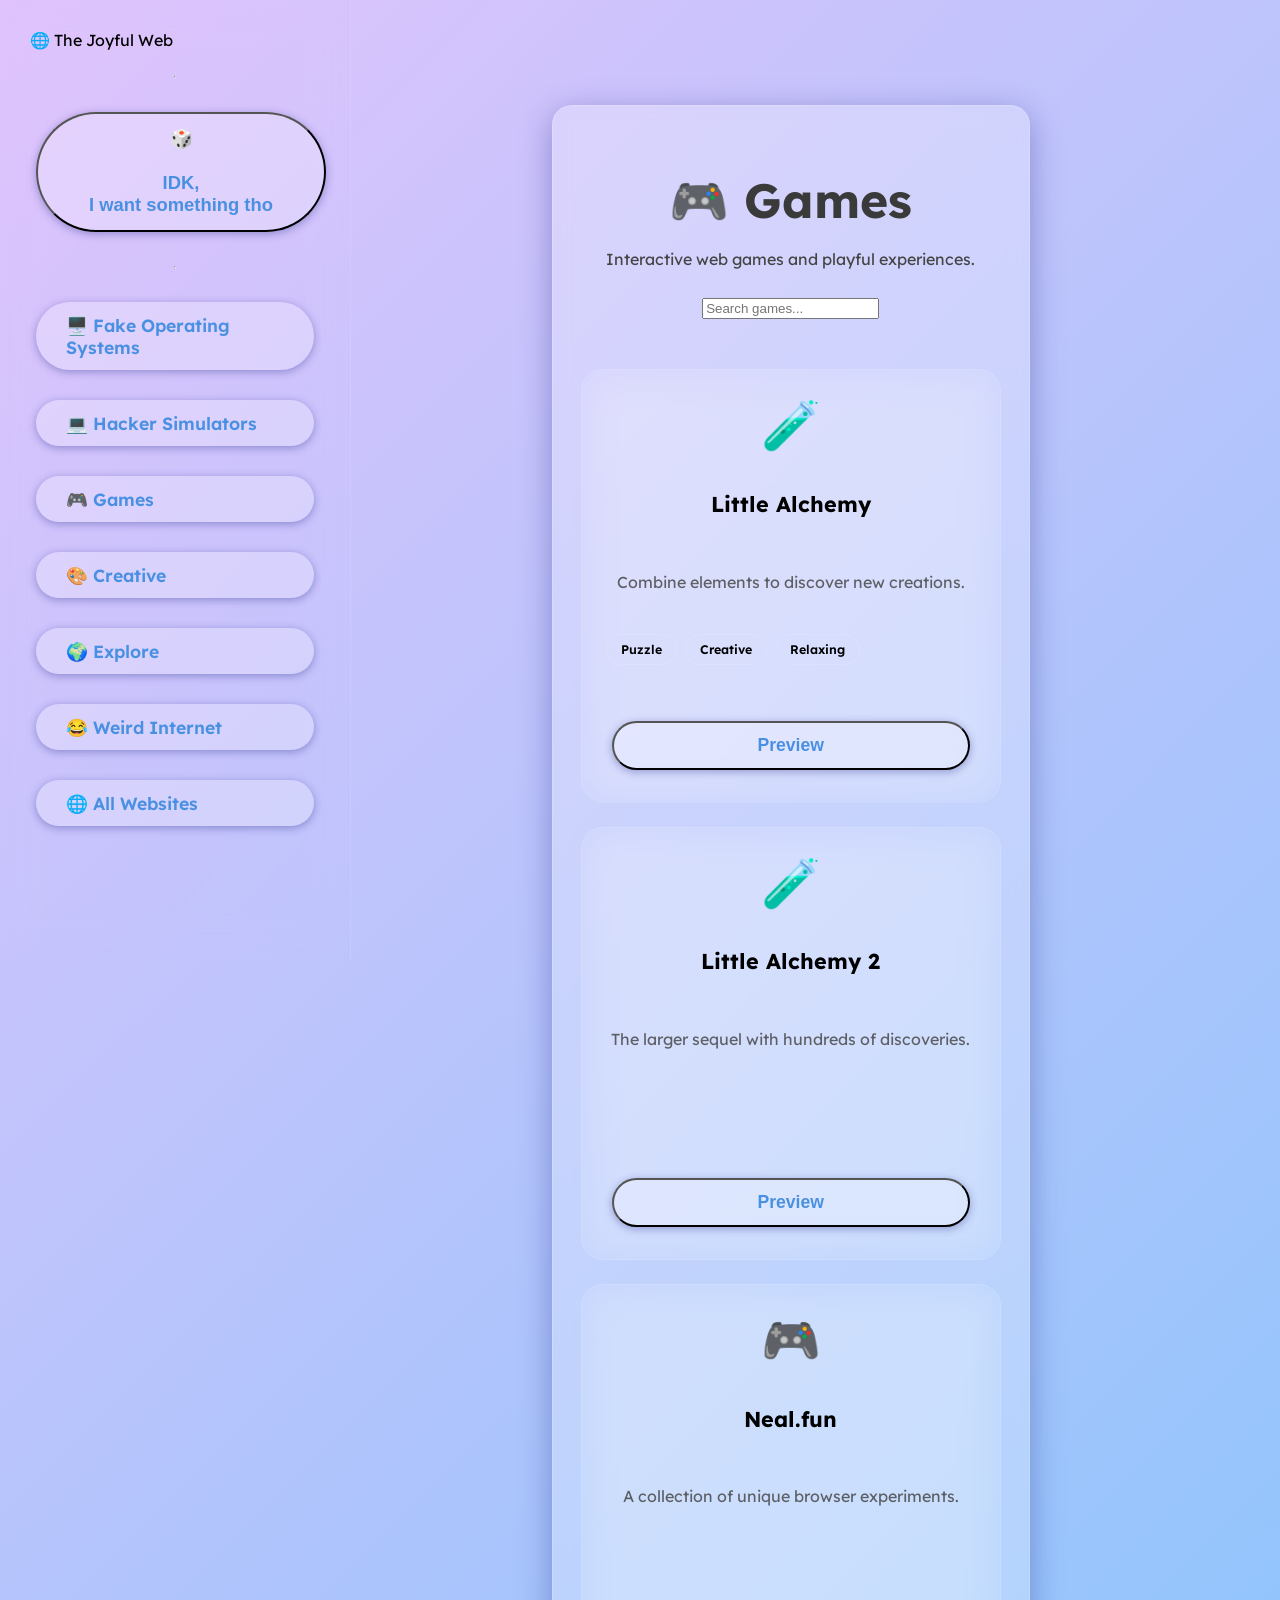
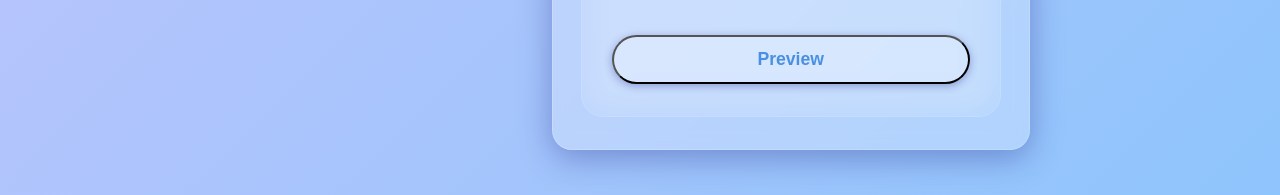
<file: games.html>
<!DOCTYPE html>
<html lang="en" data-theme="light">
<head>
<meta charset="UTF-8">
<meta name="viewport" content="width=device-width, initial-scale=1.0">
<title>Games | The Joyful Web</title>

<link rel="stylesheet" href="css/style.css">
<link href="https://fonts.googleapis.com/css2?family=Lexend:wght@300;400;600;700&display=swap" rel="stylesheet">

<script defer src="js/websites.js"></script>
<script defer src="js/theme.js"></script>
<script defer src="js/random.js"></script>
<script defer src="js/main.js"></script>
</head>

<body>

<div class="layout">

<aside class="sidebar">
<h1>🌐 The Joyful Web</h1>
<hr>

<button id="randomButton" class="teacher-link">🎲<br><br>IDK,<br>I want something tho</button>

<hr>

<nav>
<a href="fake-os.html" class="teacher-link">🖥️ Fake Operating Systems</a>
<a href="hacker.html" class="teacher-link">💻 Hacker Simulators</a>
<a href="games.html" class="teacher-link">🎮 Games</a>
<a href="creative.html" class="teacher-link">🎨 Creative</a>
<a href="explore.html" class="teacher-link">🌍 Explore</a>
<a href="weird.html" class="teacher-link">😂 Weird Internet</a>
<a href="all.html" class="teacher-link">🌐 All Websites</a>
</nav>
</aside>

<main class="content">
<div class="container">

<h1>🎮 Games</h1>
<p>Interactive web games and playful experiences.</p>

<input id="search" type="search" placeholder="Search games..." />

<br><br>

<div id="websiteGrid" class="card-grid" data-category="games"></div>

</div>
</main>

</div>

</body>
</html>
</file>
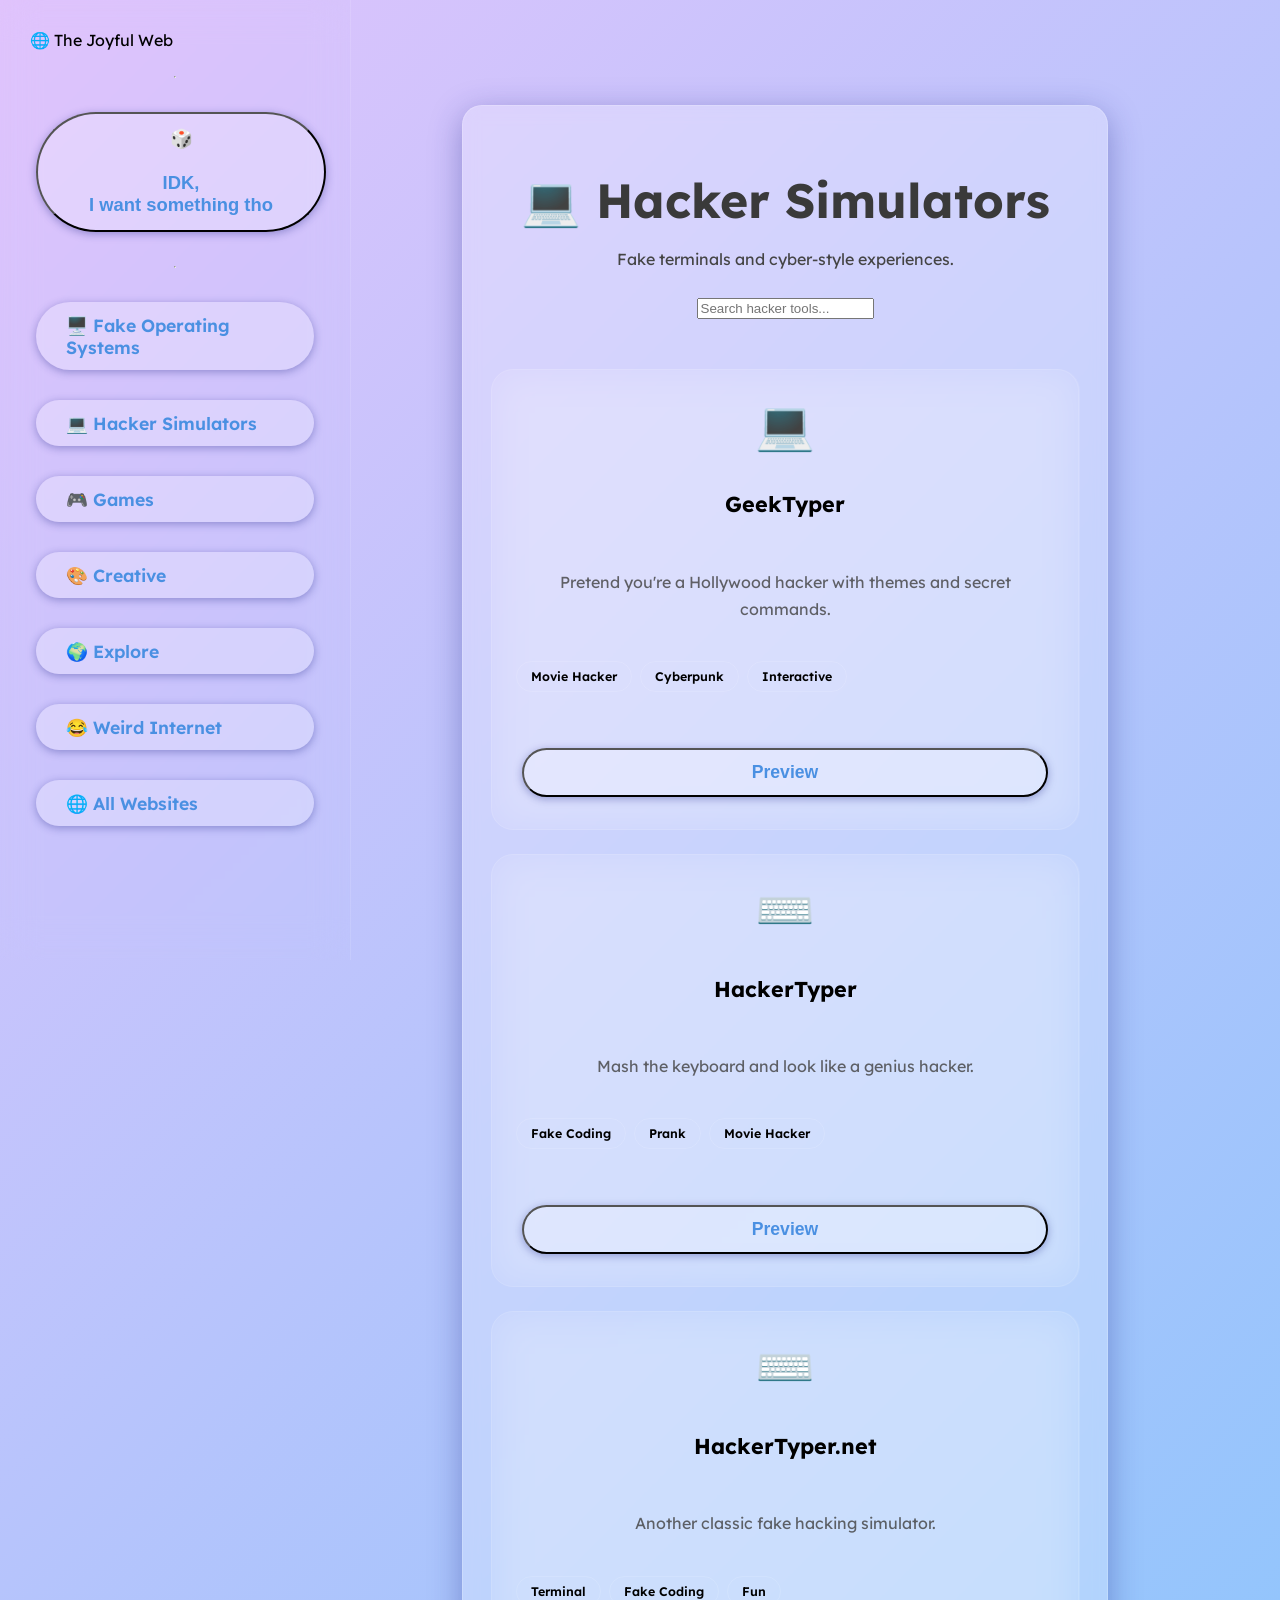
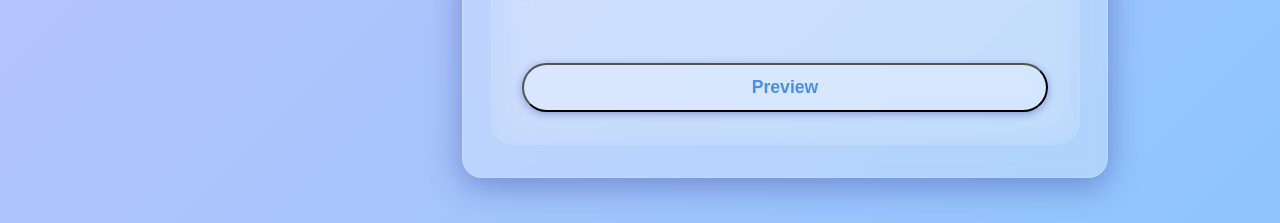
<file: hacker.html>
<!DOCTYPE html>
<html lang="en" data-theme="light">
<head>
<meta charset="UTF-8">
<meta name="viewport" content="width=device-width, initial-scale=1.0">
<title>Hacker Simulators | The Joyful Web</title>

<link rel="stylesheet" href="css/style.css">
<link href="https://fonts.googleapis.com/css2?family=Lexend:wght@300;400;600;700&display=swap" rel="stylesheet">

<script defer src="js/websites.js"></script>
<script defer src="js/theme.js"></script>
<script defer src="js/random.js"></script>
<script defer src="js/main.js"></script>
</head>

<body>
<div class="layout">

<aside class="sidebar">
<h1>🌐 The Joyful Web</h1>
<hr>

<button id="randomButton" class="teacher-link">🎲<br><br>IDK,<br>I want something tho</button>

<hr>

<nav>
<a href="fake-os.html" class="teacher-link">🖥️ Fake Operating Systems</a>
<a href="hacker.html" class="teacher-link">💻 Hacker Simulators</a>
<a href="games.html" class="teacher-link">🎮 Games</a>
<a href="creative.html" class="teacher-link">🎨 Creative</a>
<a href="explore.html" class="teacher-link">🌍 Explore</a>
<a href="weird.html" class="teacher-link">😂 Weird Internet</a>
<a href="all.html" class="teacher-link">🌐 All Websites</a>
</nav>
</aside>

<main class="content">
<div class="container">

<h1>💻 Hacker Simulators</h1>
<p>Fake terminals and cyber-style experiences.</p>

<input id="search" type="search" placeholder="Search hacker tools..." />

<br><br>

<div id="websiteGrid" class="card-grid" data-category="hacker"></div>

</div>
</main>

</div>
</body>
</html>
</file>
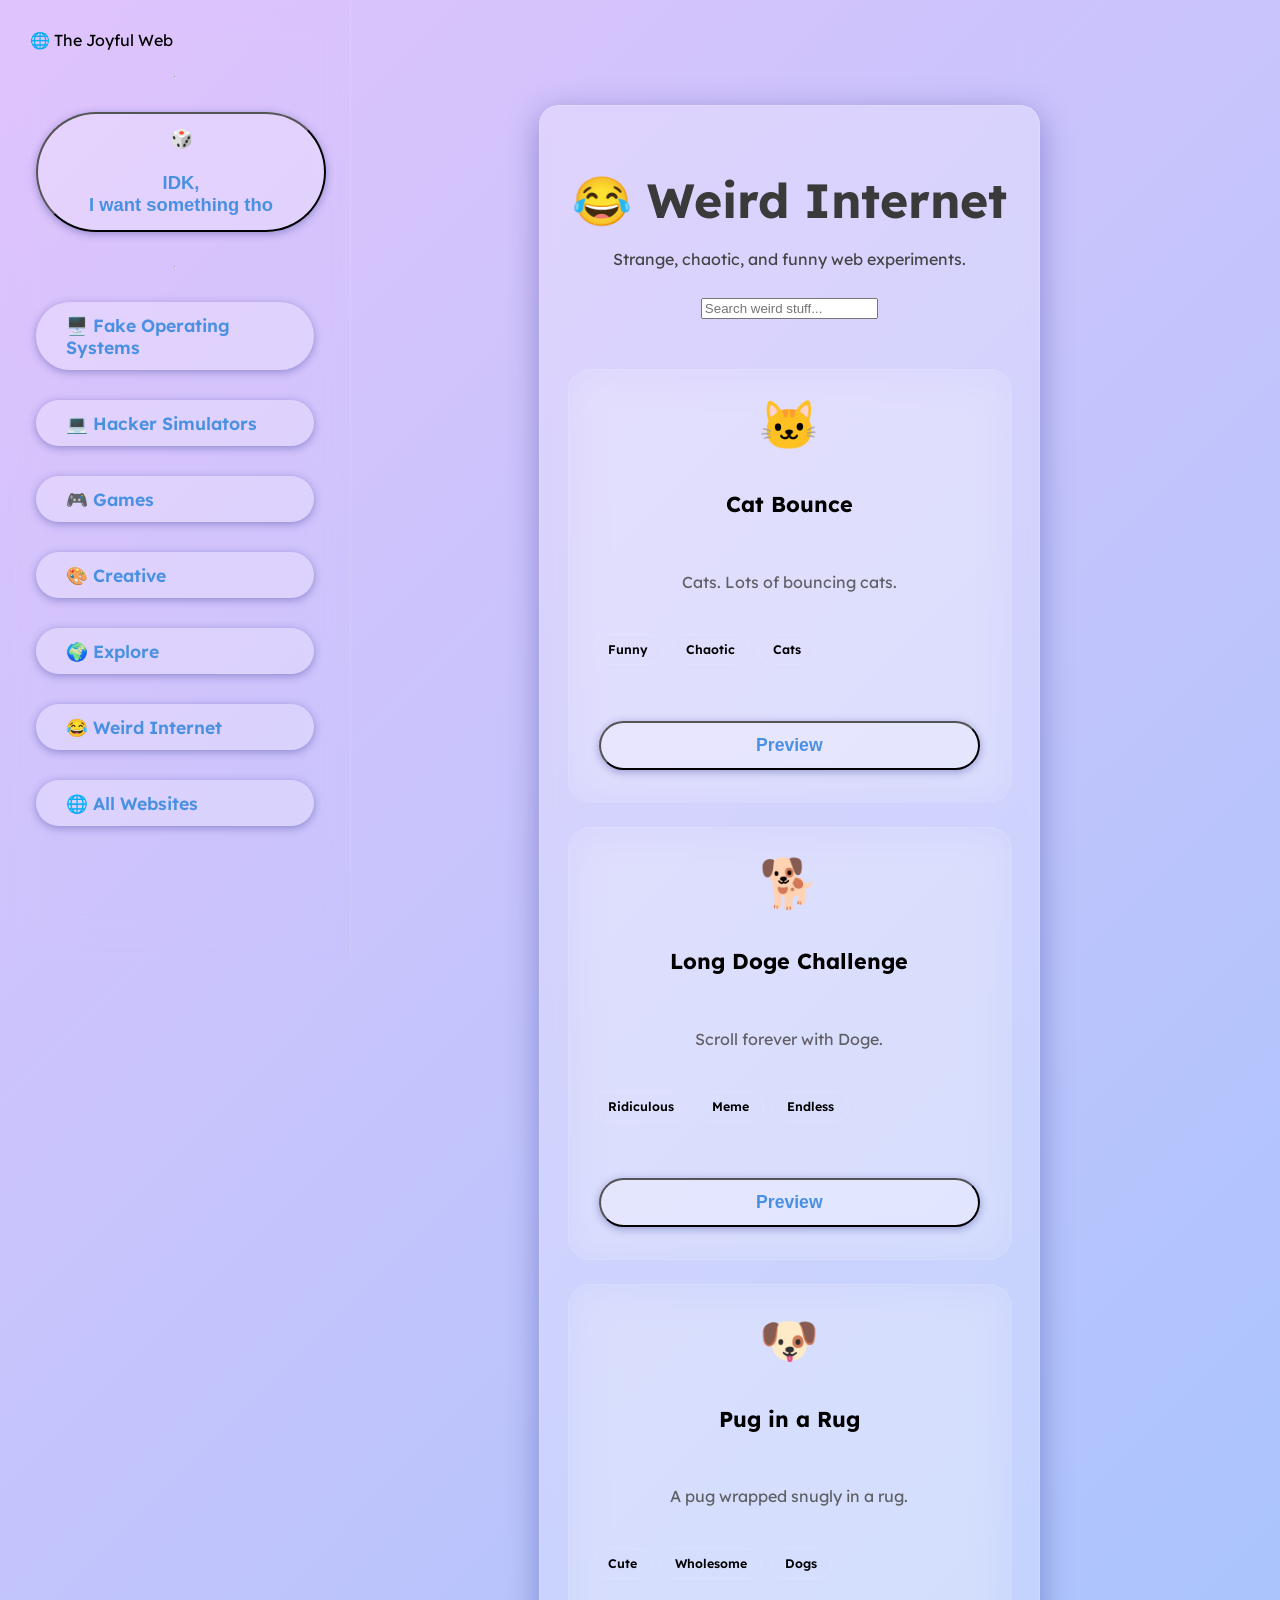
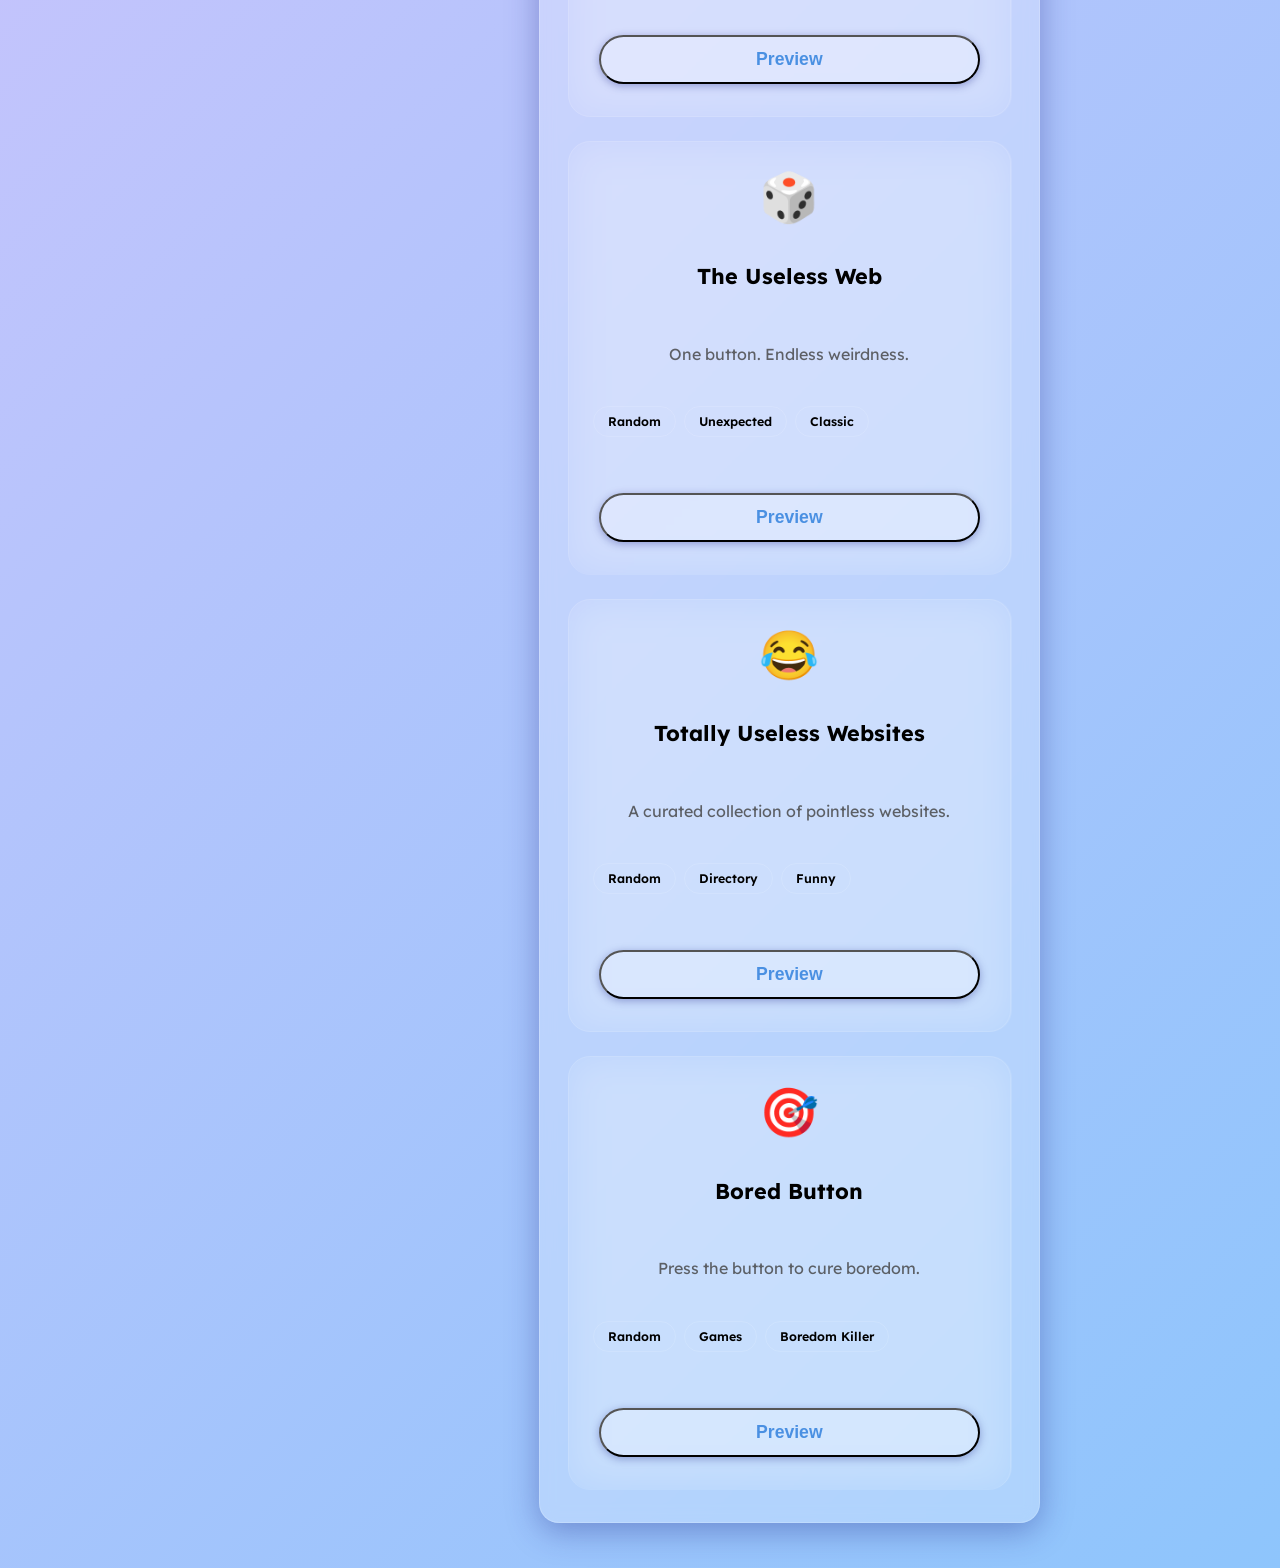
<file: weird.html>
<!DOCTYPE html>
<html lang="en" data-theme="light">
<head>
<meta charset="UTF-8">
<meta name="viewport" content="width=device-width, initial-scale=1.0">
<title>Weird Internet | The Joyful Web</title>

<link rel="stylesheet" href="css/style.css">
<link href="https://fonts.googleapis.com/css2?family=Lexend:wght@300;400;600;700&display=swap" rel="stylesheet">

<script defer src="js/websites.js"></script>
<script defer src="js/theme.js"></script>
<script defer src="js/random.js"></script>
<script defer src="js/main.js"></script>
</head>

<body>
<div class="layout">

<aside class="sidebar">
<h1>🌐 The Joyful Web</h1>
<hr>

<button id="randomButton" class="teacher-link">🎲<br><br>IDK,<br>I want something tho</button>

<hr>

<nav>
<a href="fake-os.html" class="teacher-link">🖥️ Fake Operating Systems</a>
<a href="hacker.html" class="teacher-link">💻 Hacker Simulators</a>
<a href="games.html" class="teacher-link">🎮 Games</a>
<a href="creative.html" class="teacher-link">🎨 Creative</a>
<a href="explore.html" class="teacher-link">🌍 Explore</a>
<a href="weird.html" class="teacher-link">😂 Weird Internet</a>
<a href="all.html" class="teacher-link">🌐 All Websites</a>
</nav>
</aside>

<main class="content">
<div class="container">

<h1>😂 Weird Internet</h1>
<p>Strange, chaotic, and funny web experiments.</p>

<input id="search" type="search" placeholder="Search weird stuff..." />

<br><br>

<div id="websiteGrid" class="card-grid" data-category="weird"></div>

</div>
</main>

</div>
</body>
</html>
</file>
<file: css/style.css>
:root {
    --bg-primary: linear-gradient(135deg, #e0c3fc 0%, #8ec5fc 100%);
    --bg-container: rgba(255,255,255,0.25);
    --text-primary: #3a3a3a;
    --text-secondary: #444;
    --accent-color: #4a90e2;
    --border-color: rgba(255,255,255,0.18);
    --shadow-color: rgba(31, 38, 135, 0.37);
    --table-bg: #b2e4f3;
    --table-text: #062a6d;
  }

  [data-theme="dark"] {
    --bg-primary: linear-gradient(135deg, #1a1a2e 0%, #16213e 100%);
    --bg-container: rgba(30,30,30,0.8);
    --text-primary: #ffffff;
    --text-secondary: #cccccc;
    --accent-color: #ff6b6b;
    --border-color: rgba(255,255,255,0.1);
    --shadow-color: rgba(0,0,0,0.5);
    --table-bg: #2a2a3e;
    --table-text: #ffffff;
  }

  /* --- Theme Toggle Styles --- */
  .theme-toggle {
    position: fixed;
    top: 20px;
    right: 20px;
    z-index: 1000;
    display: flex;
    gap: 10px;
  }

  .theme-btn {
    padding: 8px 12px;
    border: none;
    border-radius: 20px;
    cursor: pointer;
    font-size: 12px;
    transition: all 0.3s ease;
    background: var(--bg-container);
    color: var(--text-primary);
    border: 1px solid var(--border-color);
    min-width: 48px;
    min-height: 48px;
  }

  .theme-btn:hover {
    transform: scale(1.1);
    box-shadow: 0 4px 12px var(--shadow-color);
  }

  .theme-btn.active {
    background: var(--accent-color);
    color: white;
  }

  /* --- Logo Styles --- */
  .logo-container {
    display: flex;
    align-items: center;
    justify-content: center;
    gap: 15px;
    margin-bottom: 20px;
  }

  .main-logo {
    height: 60px;
    width: auto;
    border-radius: 10px;
    box-shadow: 0 4px 12px var(--shadow-color);
  }
  img { border-radius: 10px; }

  /* --- Loader Styles --- */
  #mathmania-loader {
    position: fixed;
    top: 0; left: 0;
    width: 100%; height: 100%;
    background-color: rgba(0, 0, 0, 0.85);
    color: #fff;
    display: flex;
    flex-direction: column;
    justify-content: center;
    align-items: center;
    z-index: 9999;
    animation: fadeOutLoader 1s ease 2.8s forwards;
  }
  @keyframes fadeOutLoader {
    to { opacity: 0; visibility: hidden; }
  }
  .spinner img {
    height: 80px;
    animation: zoomIn 1.2s ease-out;
  }
  @keyframes zoomIn {
    0% { transform: scale(0.2); opacity: 0; }
    100% { transform: scale(1); opacity: 1; }
  }

  /* --- General Styling --- */
  body {
    font-family: 'Lexend Deca', Arial, sans-serif;
    min-height: 100vh;
    margin: 0;
    padding: 0;
    font-family: 'Segoe UI', sans-serif;
    background: var(--bg-primary);
    display: flex;
    flex-direction: column;
    align-items: center;
    justify-content: flex-start;
    padding-top: 60px;
    transition: background 0.3s ease;
  }

  .container {
    background: var(--bg-container);
    box-shadow: 0 8px 32px 0 var(--shadow-color);
    backdrop-filter: blur(8px);
    border-radius: 20px;
    border: 1px solid var(--border-color);
    max-width: 480px;
    width: 90%;
    padding: 32px 28px;
    margin: 30px auto;
    text-align: center;
    animation: slideFadeUp 0.8s ease forwards;
    transition: all 0.3s ease;
  }

  @keyframes slideFadeUp {
    0% { opacity: 0; transform: translateY(30px); }
    100% { opacity: 1; transform: translateY(0); }
  }

  h1 {
    color: var(--text-primary);
    font-size: 2em;
    margin-bottom: 0.5em;
  }

  .icon-spin {
    display: inline-block;
    margin-bottom: 15px;
    animation: spin 3s linear infinite;
  }

  .moei img {
    padding: 32px 28px;
    border: 1px solid var(--border-color);
    border-radius: 20px;
    transition: all 0.3s ease;
    background: var(--bg-container);
    box-shadow: 0 8px 32px 0 var(--shadow-color);
    backdrop-filter: blur(8px);
    border-radius: 20px;
    border: 1px solid var(--border-color);
    max-width: 480px;
    width: 90%;
    padding: 32px 28px;
    margin: 30px auto;
    text-align: center;
    animation: slideFadeUp 0.8s ease forwards;
    transition: all 0.3s ease;
  }

  p {
    color: var(--text-secondary);
    margin-bottom: 1.5em;
  }

  ul {
    list-style: none;
    padding: 0;
    margin: 0 0 1.5em 0;
  }

  .teacher-link {
    display: inline-block;
    margin: 8px 6px;
    padding: 12px 30px;
    background: var(--bg-container);
    color: var(--accent-color);
    border-radius: 999px;
    font-size: 1.1em;
    font-weight: 600;
    text-decoration: none;
    box-shadow: 0 2px 8px var(--shadow-color);
    transition: transform 0.3s ease, box-shadow 0.3s ease;
  }

  .teacher-link:hover {
    transform: scale(1.08);
    box-shadow: 0 8px 20px var(--shadow-color);
    background: var(--accent-color);
    color: white;
  }

  .sidebar-title-link {
    display: block;
    color: inherit;
    text-decoration: none;
  }

  table {
    width: 100%;
    margin-top: 20px;
    background: var(--table-bg);
    box-shadow: 0 8px 32px 0 var(--shadow-color);
    backdrop-filter: blur(8px);
    border-radius: 10px;
    border: 3px solid var(--border-color);
    padding: 20px;
    color: var(--table-text);
    font-size: 1em;
    text-align: center;
    animation: slideFadeUp 1s ease 0.2s forwards;
  }

  th, td {
    padding: 12px;
  }
  html { scroll-behavior: smooth; }
  .container img { max-width: 100%; height: auto; }
  @media (max-width: 480px) {
    table { display: block; overflow-x: auto; -webkit-overflow-scrolling: touch; }
    th, td { padding: 10px; }
  }
  .side-gallery {
    position: fixed;
    top: 60px;
    width: 260px;
    height: calc(100vh - 60px);
    overflow: hidden;
    z-index: 200;
    display: flex;
    align-items: stretch;
  }
  .side-gallery.left { left: 0; }
  .side-gallery.right { right: 0; }
  .side-gallery-inner {
    position: relative;
    display: flex;
    flex-direction: column;
    gap: 16px;
    padding: 10px;
    will-change: transform;
    transition: transform 0.2s linear;
    -webkit-transition: -webkit-transform 0.2s linear;
  }
  .sg-item img {
    width: 100%;
    height: auto;
    object-fit: contain;
    display: block;
    border-radius: 10px;
    box-shadow: 0 4px 12px var(--shadow-color);
    transition: transform 0.25s ease;
    -webkit-transition: -webkit-transform 0.25s ease;
  }
  .sg-caption {
    margin-top: 6px;
    font-size: 0.85em;
    color: var(--text-secondary);
    text-align: center;
  }
  .sg-item img:hover,
  .sg-item img:focus {
    transform: scale(1.03);
    -webkit-transform: scale(1.03);
    outline: none;
  }
  @media (max-width: 767px) {
    .side-gallery { display: none; }
  }
  @media (min-width: 768px) and (max-width: 1199px) {
    .side-gallery { width: 234px; }
  }
  @media (min-width: 1200px) {
    .side-gallery { width: 312px; }
  }
  .mobile-strip {
    position: fixed;
    left: 0;
    right: 0;
    bottom: 0;
    height: 120px;
    background: var(--bg-container);
    box-shadow: 0 -6px 18px var(--shadow-color);
    border-top: 1px solid var(--border-color);
    backdrop-filter: blur(8px);
    overflow-x: auto;
    overflow-y: hidden;
    z-index: 210;
    display: none;
  }
  .phone-opt .mobile-strip { display: block; }
  .phone-opt-off .mobile-strip { display: none !important; }
  .mobile-strip-track {
    display: inline-flex;
    align-items: center;
    gap: 16px;
    padding: 10px;
    will-change: transform;
  }
  .ms-item img {
    height: 96px;
    width: auto;
    object-fit: contain;
    display: block;
    border-radius: 10px;
    box-shadow: 0 4px 12px var(--shadow-color);
    transition: transform 0.25s ease;
    -webkit-transition: -webkit-transform 0.25s ease;
  }
  .ms-item img:hover,
  .ms-item img:focus { transform: scale(1.03); -webkit-transform: scale(1.03); outline: none; }
  .ms-item { scroll-snap-align: center; }
  .mobile-strip { scroll-snap-type: x proximity; }
  .ms-item.active img { box-shadow: 0 0 0 3px var(--accent-color), 0 6px 18px var(--shadow-color); }
  @keyframes msMarquee { from { transform: translateX(0); } to { transform: translateX(-50%); } }
  footer {
    text-align: center;
  }
  .CONT {
      --uib-size: 40px;
      --uib-color: black;
      --uib-speed: 1.4s;
      --uib-bg-opacity: .1;
      height: var(--uib-size);
      width: var(--uib-size);
      transform-origin: center;
      overflow: visible;
    }

    .car {
      fill: none;
      stroke: var(--uib-color);
      stroke-dasharray: 15, 85;
      stroke-dashoffset: 0;
      stroke-linecap: round;
      animation: travel var(--uib-speed) linear infinite;
      will-change: stroke-dasharray, stroke-dashoffset;
      transition: stroke 0.5s ease;
    }

    .track {
      stroke: var(--uib-color);
      opacity: var(--uib-bg-opacity);
      transition: stroke 0.5s ease;
    }

    @keyframes travel {
      0% {
        stroke-dashoffset: 0;
      }

      100% {
        stroke-dashoffset: -100;
      }
    }
    /* From Uiverse.io by alexruix */ 
.loader {
  --cell-size: 52px;
  --cell-spacing: 1px;
  --cells: 3;
  --total-size: calc(var(--cells) * (var(--cell-size) + 2 * var(--cell-spacing)));
  display: flex;
  flex-wrap: wrap;
  width: var(--total-size);
  height: var(--total-size);
}

.cell {
  flex: 0 0 var(--cell-size);
  margin: var(--cell-spacing);
  background-color: transparent;
  box-sizing: border-box;
  border-radius: 4px;
  animation: 1.5s ripple ease infinite;
}

.cell.d-1 {
  animation-delay: 100ms;
}

.cell.d-2 {
  animation-delay: 200ms;
}

.cell.d-3 {
  animation-delay: 300ms;
}

.cell.d-4 {
  animation-delay: 400ms;
}

.cell:nth-child(1) {
  --cell-color: #00FF87;
}

.cell:nth-child(2) {
  --cell-color: #0CFD95;
}

.cell:nth-child(3) {
  --cell-color: #17FBA2;
}

.cell:nth-child(4) {
  --cell-color: #23F9B2;
}

.cell:nth-child(5) {
  --cell-color: #30F7C3;
}

.cell:nth-child(6) {
  --cell-color: #3DF5D4;
}

.cell:nth-child(7) {
  --cell-color: #45F4DE;
}

.cell:nth-child(8) {
  --cell-color: #53F1F0;
}

.cell:nth-child(9) {
  --cell-color: #60EFFF;
}

/*Animation*/
@keyframes ripple {
  0% {
    background-color: transparent;
  }

  30% {
    background-color: var(--cell-color);
  }

  60% {
    background-color: transparent;
  }

  100% {
    background-color: transparent;
  }
}
/* From Uiverse.io by AatreyuShau */ 
#cont {
  scale: 0.6;
  z-index: 100;
  margin: 0;
  display: grid;
  place-items: center;
  height: 100%;
  background: rgb(38, 22, 22);
  perspective: 10000px;
  transform-style: preserve-3d;
  animation: spin 5s linear infinite;
}

.point {
  position: absolute;
  width: 81px;
  height: 81px;
  margin: -5px 0 0 -5px;
  border-radius: 15%;
  background: #5a90ff;
  box-shadow: 0 0 1px -0.3px #ffffff53;
  z-index: 100;
}

.base {
  scale: 0.9;
  position: absolute;
  width: 324.5px;
  height: 324.5px;
  border-radius: 100%;
  background: #60a1f514;
  box-shadow: 0 0 1px -0.3px #ffffff53;
  z-index: 0;
}

#green {
  border-radius: 0%;
  background: radial-gradient(
    ellipse 8vmin 10vmin at 20% 25%,
    var(--land-dark, #2a3d26) 0 70%,
    #5a90ff 71%
  );
  z-index: 0;
}

@keyframes spin {
  0% {
    transform: rotateZ(90deg) rotateX(0deg);
  }
  50% {
    transform: rotateZ(90deg) rotateX(180deg);
  }
  100% {
    transform: rotateZ(90deg) rotateX(360deg);
  }
}

/* lon-60 */
.point:nth-child(2) {
  transform: rotateX(-60deg) rotateY(0deg) translateZ(150px);
}
.point:nth-child(3) {
  transform: rotateX(-60deg) rotateY(30deg) translateZ(150px);
}
.point:nth-child(4) {
  transform: rotateX(-60deg) rotateY(60deg) translateZ(150px);
}
.point:nth-child(5) {
  transform: rotateX(-60deg) rotateY(90deg) translateZ(150px);
}
.point:nth-child(6) {
  transform: rotateX(-60deg) rotateY(120deg) translateZ(150px);
}
.point:nth-child(7) {
  transform: rotateX(-60deg) rotateY(150deg) translateZ(150px);
}
.point:nth-child(8) {
  transform: rotateX(-60deg) rotateY(180deg) translateZ(150px);
}
.point:nth-child(9) {
  transform: rotateX(-60deg) rotateY(210deg) translateZ(150px);
}
.point:nth-child(10) {
  transform: rotateX(-60deg) rotateY(240deg) translateZ(150px);
}
.point:nth-child(11) {
  transform: rotateX(-60deg) rotateY(270deg) translateZ(150px);
}
.point:nth-child(12) {
  transform: rotateX(-60deg) rotateY(300deg) translateZ(150px);
}
.point:nth-child(13) {
  transform: rotateX(-60deg) rotateY(330deg) translateZ(150px);
}

/* lon-30 */
.point:nth-child(14) {
  transform: rotateX(-30deg) rotateY(0deg) translateZ(150px);
}
.point:nth-child(15) {
  transform: rotateX(-30deg) rotateY(30deg) translateZ(150px);
}
.point:nth-child(16) {
  transform: rotateX(-30deg) rotateY(60deg) translateZ(150px);
}
.point:nth-child(17) {
  transform: rotateX(-30deg) rotateY(90deg) translateZ(150px);
}
.point:nth-child(18) {
  transform: rotateX(-30deg) rotateY(120deg) translateZ(150px);
}
.point:nth-child(19) {
  transform: rotateX(-30deg) rotateY(150deg) translateZ(150px);
}
.point:nth-child(20) {
  transform: rotateX(-30deg) rotateY(180deg) translateZ(150px);
}
.point:nth-child(21) {
  transform: rotateX(-30deg) rotateY(210deg) translateZ(150px);
}
.point:nth-child(22) {
  transform: rotateX(-30deg) rotateY(240deg) translateZ(150px);
}
.point:nth-child(23) {
  transform: rotateX(-30deg) rotateY(270deg) translateZ(150px);
}
.point:nth-child(24) {
  transform: rotateX(-30deg) rotateY(300deg) translateZ(150px);
}
.point:nth-child(25) {
  transform: rotateX(-30deg) rotateY(330deg) translateZ(150px);
}

/* lon+0 */
.point:nth-child(26) {
  transform: rotateX(0deg) rotateY(0deg) translateZ(150px);
}
.point:nth-child(27) {
  transform: rotateX(0deg) rotateY(30deg) translateZ(150px);
}
.point:nth-child(28) {
  transform: rotateX(0deg) rotateY(60deg) translateZ(150px);
}
.point:nth-child(29) {
  transform: rotateX(0deg) rotateY(90deg) translateZ(150px);
}
.point:nth-child(30) {
  transform: rotateX(0deg) rotateY(120deg) translateZ(150px);
}
.point:nth-child(31) {
  transform: rotateX(0deg) rotateY(150deg) translateZ(150px);
}
.point:nth-child(32) {
  transform: rotateX(0deg) rotateY(180deg) translateZ(150px);
}
.point:nth-child(33) {
  transform: rotateX(0deg) rotateY(210deg) translateZ(150px);
}
.point:nth-child(34) {
  transform: rotateX(0deg) rotateY(240deg) translateZ(150px);
}
.point:nth-child(35) {
  transform: rotateX(0deg) rotateY(270deg) translateZ(150px);
}
.point:nth-child(36) {
  transform: rotateX(0deg) rotateY(300deg) translateZ(150px);
}
.point:nth-child(37) {
  transform: rotateX(0deg) rotateY(330deg) translateZ(150px);
}

/* lon+30 */
.point:nth-child(38) {
  transform: rotateX(30deg) rotateY(0deg) translateZ(150px);
}
.point:nth-child(39) {
  transform: rotateX(30deg) rotateY(30deg) translateZ(150px);
}
.point:nth-child(40) {
  transform: rotateX(30deg) rotateY(60deg) translateZ(150px);
}
.point:nth-child(41) {
  transform: rotateX(30deg) rotateY(90deg) translateZ(150px);
}
.point:nth-child(42) {
  transform: rotateX(30deg) rotateY(120deg) translateZ(150px);
}
.point:nth-child(43) {
  transform: rotateX(30deg) rotateY(150deg) translateZ(150px);
}
.point:nth-child(44) {
  transform: rotateX(30deg) rotateY(180deg) translateZ(150px);
}
.point:nth-child(45) {
  transform: rotateX(30deg) rotateY(210deg) translateZ(150px);
}
.point:nth-child(46) {
  transform: rotateX(30deg) rotateY(240deg) translateZ(150px);
}
.point:nth-child(47) {
  transform: rotateX(30deg) rotateY(270deg) translateZ(150px);
}
.point:nth-child(48) {
  transform: rotateX(30deg) rotateY(300deg) translateZ(150px);
}
.point:nth-child(49) {
  transform: rotateX(30deg) rotateY(330deg) translateZ(150px);
}

/* lon+60 */
.point:nth-child(50) {
  transform: rotateX(60deg) rotateY(0deg) translateZ(150px);
}
.point:nth-child(51) {
  transform: rotateX(60deg) rotateY(30deg) translateZ(150px);
}
.point:nth-child(52) {
  transform: rotateX(60deg) rotateY(60deg) translateZ(150px);
}
.point:nth-child(53) {
  transform: rotateX(60deg) rotateY(90deg) translateZ(150px);
}
.point:nth-child(54) {
  transform: rotateX(60deg) rotateY(120deg) translateZ(150px);
}
.point:nth-child(55) {
  transform: rotateX(60deg) rotateY(150deg) translateZ(150px);
}
.point:nth-child(56) {
  transform: rotateX(60deg) rotateY(180deg) translateZ(150px);
}
.point:nth-child(57) {
  transform: rotateX(60deg) rotateY(210deg) translateZ(150px);
}
.point:nth-child(58) {
  transform: rotateX(60deg) rotateY(240deg) translateZ(150px);
}
.point:nth-child(59) {
  transform: rotateX(60deg) rotateY(270deg) translateZ(150px);
}
.point:nth-child(60) {
  transform: rotateX(60deg) rotateY(300deg) translateZ(150px);
}
.point:nth-child(61) {
  transform: rotateX(60deg) rotateY(330deg) translateZ(150px);
}

/* lon+90 */
.point:nth-child(62) {
  transform: rotateX(90deg) rotateY(0deg) translateZ(150px);
}
.point:nth-child(63) {
  transform: rotateX(90deg) rotateY(30deg) translateZ(150px);
}
.point:nth-child(64) {
  transform: rotateX(90deg) rotateY(60deg) translateZ(150px);
}
.point:nth-child(65) {
  transform: rotateX(90deg) rotateY(90deg) translateZ(150px);
}
.point:nth-child(66) {
  transform: rotateX(90deg) rotateY(120deg) translateZ(150px);
}
.point:nth-child(67) {
  transform: rotateX(90deg) rotateY(150deg) translateZ(150px);
}
.point:nth-child(68) {
  transform: rotateX(90deg) rotateY(180deg) translateZ(150px);
}
.point:nth-child(69) {
  transform: rotateX(90deg) rotateY(210deg) translateZ(150px);
}
.point:nth-child(70) {
  transform: rotateX(90deg) rotateY(240deg) translateZ(150px);
}
.point:nth-child(71) {
  transform: rotateX(90deg) rotateY(270deg) translateZ(150px);
}
.point:nth-child(72) {
  transform: rotateX(90deg) rotateY(300deg) translateZ(150px);
}
.point:nth-child(73) {
  transform: rotateX(90deg) rotateY(330deg) translateZ(150px);
}

.continent {
  position: absolute;
  width: 132px;
  height: 132px;
  background: radial-gradient(rgba(98, 172, 98, 0.9) 54%, transparent 55%);
  border: 1px solid rgba(0, 0, 0, 0.525);
  transform-style: preserve-3d;
}

.c1 {
  clip-path: polygon(20% 0%, 90% 15%, 70% 95%, 10% 70%);
  transform: rotateX(10deg) rotateY(20deg) translateZ(157px);
}
.c2 {
  clip-path: polygon(15% 10%, 95% 20%, 80% 85%, 5% 70%);
  transform: rotateX(12deg) rotateY(23deg) translateZ(157px);
}
.c3 {
  clip-path: polygon(30% 0%, 85% 15%, 90% 80%, 15% 95%);
  transform: rotateX(8deg) rotateY(18deg) translateZ(157px);
}
.c4 {
  clip-path: polygon(25% 5%, 100% 25%, 75% 90%, 5% 70%);
  transform: rotateX(14deg) rotateY(21deg) translateZ(157px);
}
.c5 {
  clip-path: polygon(10% 25%, 90% 5%, 85% 70%, 30% 95%);
  transform: rotateX(9deg) rotateY(24deg) translateZ(157px);
}
.c6 {
  clip-path: polygon(20% 10%, 80% 0%, 95% 70%, 25% 95%);
  transform: rotateX(11deg) rotateY(16deg) translateZ(157px);
}
.c7 {
  clip-path: polygon(15% 0%, 95% 20%, 70% 100%, 5% 80%);
  transform: rotateX(7deg) rotateY(22deg) translateZ(157px);
}
.c8 {
  clip-path: polygon(25% 0%, 85% 15%, 100% 75%, 15% 95%);
  transform: rotateX(13deg) rotateY(19deg) translateZ(157px);
}
.c9 {
  clip-path: polygon(10% 10%, 90% 5%, 80% 85%, 20% 95%);
  transform: rotateX(10deg) rotateY(26deg) translateZ(157px);
}
.c10 {
  clip-path: polygon(20% 5%, 95% 25%, 70% 95%, 10% 75%);
  transform: rotateX(6deg) rotateY(20deg) translateZ(157px);
}

.c11 {
  clip-path: polygon(15% 5%, 90% 15%, 75% 95%, 5% 80%);
  transform: rotateX(-20deg) rotateY(60deg) translateZ(157px);
}
.c12 {
  clip-path: polygon(25% 0%, 85% 20%, 95% 75%, 10% 95%);
  transform: rotateX(-22deg) rotateY(63deg) translateZ(157px);
}
.c13 {
  clip-path: polygon(20% 10%, 95% 5%, 85% 80%, 15% 90%);
  transform: rotateX(-18deg) rotateY(58deg) translateZ(157px);
}
.c14 {
  clip-path: polygon(30% 0%, 90% 25%, 70% 95%, 5% 70%);
  transform: rotateX(-21deg) rotateY(64deg) translateZ(157px);
}
.c15 {
  clip-path: polygon(15% 15%, 100% 10%, 85% 85%, 20% 95%);
  transform: rotateX(-19deg) rotateY(56deg) translateZ(157px);
}
.c16 {
  clip-path: polygon(25% 5%, 95% 20%, 75% 90%, 10% 70%);
  transform: rotateX(-23deg) rotateY(61deg) translateZ(157px);
}
.c17 {
  clip-path: polygon(20% 0%, 90% 10%, 100% 70%, 15% 95%);
  transform: rotateX(-17deg) rotateY(59deg) translateZ(157px);
}
.c18 {
  clip-path: polygon(15% 5%, 85% 20%, 70% 85%, 5% 70%);
  transform: rotateX(-24deg) rotateY(62deg) translateZ(157px);
}

.c19 {
  transform: rotateX(40deg) rotateY(-30deg) translateZ(157px);
  clip-path: polygon(20% 0%, 90% 20%, 80% 90%, 10% 70%);
}
.c20 {
  transform: rotateX(42deg) rotateY(-28deg) translateZ(157px);
  clip-path: polygon(25% 5%, 95% 20%, 70% 95%, 5% 70%);
}
.c21 {
  transform: rotateX(38deg) rotateY(-32deg) translateZ(157px);
  clip-path: polygon(30% 0%, 85% 15%, 100% 75%, 15% 95%);
}
.c22 {
  transform: rotateX(43deg) rotateY(-27deg) translateZ(157px);
  clip-path: polygon(15% 10%, 90% 5%, 80% 85%, 20% 95%);
}
.c23 {
  transform: rotateX(39deg) rotateY(-29deg) translateZ(157px);
  clip-path: polygon(20% 5%, 95% 25%, 70% 95%, 10% 75%);
}
.c24 {
  transform: rotateX(41deg) rotateY(-31deg) translateZ(157px);
  clip-path: polygon(10% 20%, 90% 10%, 85% 80%, 30% 95%);
}
.c25 {
  transform: rotateX(44deg) rotateY(-33deg) translateZ(157px);
  clip-path: polygon(25% 0%, 100% 20%, 75% 90%, 15% 95%);
}
.c26 {
  transform: rotateX(37deg) rotateY(-34deg) translateZ(157px);
  clip-path: polygon(15% 15%, 85% 5%, 95% 80%, 20% 95%);
}
.c27 {
  transform: rotateX(45deg) rotateY(-29deg) translateZ(157px);
  clip-path: polygon(30% 0%, 90% 15%, 80% 100%, 10% 70%);
}
.c28 {
  transform: rotateX(36deg) rotateY(-35deg) translateZ(157px);
  clip-path: polygon(20% 0%, 80% 10%, 95% 70%, 25% 95%);
}

.c29 {
  transform: rotateX(-10deg) rotateY(150deg) translateZ(157px);
  clip-path: polygon(30% 0%, 90% 20%, 70% 90%, 10% 70%);
}
.c30 {
  transform: rotateX(-12deg) rotateY(153deg) translateZ(157px);
  clip-path: polygon(25% 5%, 85% 15%, 95% 75%, 15% 95%);
}
.c31 {
  transform: rotateX(-14deg) rotateY(156deg) translateZ(157px);
  clip-path: polygon(20% 10%, 95% 0%, 80% 85%, 20% 95%);
}
.c32 {
  transform: rotateX(-16deg) rotateY(159deg) translateZ(157px);
  clip-path: polygon(10% 20%, 90% 5%, 85% 70%, 30% 95%);
}
.c33 {
  transform: rotateX(-18deg) rotateY(162deg) translateZ(157px);
  clip-path: polygon(20% 0%, 85% 15%, 100% 75%, 15% 95%);
}
.c34 {
  transform: rotateX(-20deg) rotateY(165deg) translateZ(157px);
  clip-path: polygon(15% 15%, 95% 5%, 90% 85%, 25% 95%);
}

.c35 {
  transform: rotateX(5deg) rotateY(-150deg) translateZ(157px);
  clip-path: polygon(30% 0%, 90% 20%, 70% 90%, 10% 70%);
}
.c36 {
  transform: rotateX(-45deg) rotateY(120deg) translateZ(157px);
  clip-path: polygon(25% 5%, 95% 20%, 70% 95%, 5% 70%);
}
.c37 {
  transform: rotateX(50deg) rotateY(90deg) translateZ(157px);
  clip-path: polygon(20% 10%, 95% 0%, 85% 85%, 15% 95%);
}
.c38 {
  transform: rotateX(-60deg) rotateY(200deg) translateZ(157px);
  clip-path: polygon(10% 20%, 90% 5%, 100% 80%, 30% 95%);
}
.c39 {
  transform: rotateX(25deg) rotateY(-100deg) translateZ(157px);
  clip-path: polygon(20% 0%, 80% 10%, 90% 70%, 30% 95%);
}
.c40 {
  transform: rotateX(15deg) rotateY(75deg) translateZ(157px);
  clip-path: polygon(15% 0%, 95% 20%, 80% 85%, 10% 70%);
}
.c41 {
  transform: rotateX(-30deg) rotateY(-60deg) translateZ(157px);
  clip-path: polygon(25% 0%, 85% 15%, 95% 75%, 15% 95%);
}
.c42 {
  transform: rotateX(35deg) rotateY(140deg) translateZ(157px);
  clip-path: polygon(10% 10%, 90% 0%, 80% 80%, 20% 95%);
}
.c43 {
  transform: rotateX(60deg) rotateY(-10deg) translateZ(157px);
  clip-path: polygon(30% 0%, 90% 25%, 70% 95%, 10% 75%);
}
.c44 {
  transform: rotateX(-55deg) rotateY(-130deg) translateZ(157px);
  clip-path: polygon(20% 5%, 95% 20%, 85% 80%, 15% 90%);
}
.c45 {
  transform: rotateX(0deg) rotateY(30deg) translateZ(157px);
  clip-path: polygon(25% 0%, 85% 20%, 70% 90%, 5% 70%);
}
.c46 {
  transform: rotateX(-10deg) rotateY(-170deg) translateZ(157px);
  clip-path: polygon(15% 15%, 95% 5%, 90% 85%, 20% 95%);
}
.c47 {
  transform: rotateX(20deg) rotateY(200deg) translateZ(157px);
  clip-path: polygon(20% 0%, 80% 15%, 100% 70%, 15% 95%);
}
.c48 {
  transform: rotateX(-25deg) rotateY(15deg) translateZ(157px);
  clip-path: polygon(30% 0%, 95% 20%, 75% 95%, 10% 70%);
}
.c49 {
  transform: rotateX(45deg) rotateY(-200deg) translateZ(157px);
  clip-path: polygon(10% 20%, 90% 0%, 85% 70%, 20% 95%);
}
.c50 {
  transform: rotateX(-35deg) rotateY(180deg) translateZ(157px);
  clip-path: polygon(25% 0%, 85% 25%, 95% 75%, 15% 95%);
}

.cloud {
  position: absolute;
  width: 82px;
  height: 152px;
  background: radial-gradient(rgba(239, 218, 233, 0.697) 54%, transparent 55%);
  border: 1px solid rgba(0, 0, 0, 0.525);
  transform-style: preserve-3d;
}
/* From Uiverse.io by Nawsome */ 
.typewriter {
  --blue: #5C86FF;
  --blue-dark: #275EFE;
  --key: #fff;
  --paper: #EEF0FD;
  --text: #D3D4EC;
  --tool: #FBC56C;
  --duration: 3s;
  position: relative;
  -webkit-animation: bounce05 var(--duration) linear infinite;
  animation: bounce05 var(--duration) linear infinite;
}

.typewriter .slide {
  width: 92px;
  height: 20px;
  border-radius: 3px;
  margin-left: 14px;
  transform: translateX(14px);
  background: linear-gradient(var(--blue), var(--blue-dark));
  -webkit-animation: slide05 var(--duration) ease infinite;
  animation: slide05 var(--duration) ease infinite;
}

.typewriter .slide:before, .typewriter .slide:after,
.typewriter .slide i:before {
  content: "";
  position: absolute;
  background: var(--tool);
}

.typewriter .slide:before {
  width: 2px;
  height: 8px;
  top: 6px;
  left: 100%;
}

.typewriter .slide:after {
  left: 94px;
  top: 3px;
  height: 14px;
  width: 6px;
  border-radius: 3px;
}

.typewriter .slide i {
  display: block;
  position: absolute;
  right: 100%;
  width: 6px;
  height: 4px;
  top: 4px;
  background: var(--tool);
}

.typewriter .slide i:before {
  right: 100%;
  top: -2px;
  width: 4px;
  border-radius: 2px;
  height: 14px;
}

.typewriter .paper {
  position: absolute;
  left: 24px;
  top: -26px;
  width: 40px;
  height: 46px;
  border-radius: 5px;
  background: var(--paper);
  transform: translateY(46px);
  -webkit-animation: paper05 var(--duration) linear infinite;
  animation: paper05 var(--duration) linear infinite;
}

.typewriter .paper:before {
  content: "";
  position: absolute;
  left: 6px;
  right: 6px;
  top: 7px;
  border-radius: 2px;
  height: 4px;
  transform: scaleY(0.8);
  background: var(--text);
  box-shadow: 0 12px 0 var(--text), 0 24px 0 var(--text), 0 36px 0 var(--text);
}

.typewriter .keyboard {
  width: 120px;
  height: 56px;
  margin-top: -10px;
  z-index: 1;
  position: relative;
}

.typewriter .keyboard:before, .typewriter .keyboard:after {
  content: "";
  position: absolute;
}

.typewriter .keyboard:before {
  top: 0;
  left: 0;
  right: 0;
  bottom: 0;
  border-radius: 7px;
  background: linear-gradient(135deg, var(--blue), var(--blue-dark));
  transform: perspective(10px) rotateX(2deg);
  transform-origin: 50% 100%;
}

.typewriter .keyboard:after {
  left: 2px;
  top: 25px;
  width: 11px;
  height: 4px;
  border-radius: 2px;
  box-shadow: 15px 0 0 var(--key), 30px 0 0 var(--key), 45px 0 0 var(--key), 60px 0 0 var(--key), 75px 0 0 var(--key), 90px 0 0 var(--key), 22px 10px 0 var(--key), 37px 10px 0 var(--key), 52px 10px 0 var(--key), 60px 10px 0 var(--key), 68px 10px 0 var(--key), 83px 10px 0 var(--key);
  -webkit-animation: keyboard05 var(--duration) linear infinite;
  animation: keyboard05 var(--duration) linear infinite;
}

@keyframes bounce05 {
  85%, 92%, 100% {
    transform: translateY(0);
  }

  89% {
    transform: translateY(-4px);
  }

  95% {
    transform: translateY(2px);
  }
}

@keyframes slide05 {
  5% {
    transform: translateX(14px);
  }

  15%, 30% {
    transform: translateX(6px);
  }

  40%, 55% {
    transform: translateX(0);
  }

  65%, 70% {
    transform: translateX(-4px);
  }

  80%, 89% {
    transform: translateX(-12px);
  }

  100% {
    transform: translateX(14px);
  }
}

@keyframes paper05 {
  5% {
    transform: translateY(46px);
  }

  20%, 30% {
    transform: translateY(34px);
  }

  40%, 55% {
    transform: translateY(22px);
  }

  65%, 70% {
    transform: translateY(10px);
  }

  80%, 85% {
    transform: translateY(0);
  }

  92%, 100% {
    transform: translateY(46px);
  }
}

@keyframes keyboard05 {
  5%, 12%, 21%, 30%, 39%, 48%, 57%, 66%, 75%, 84% {
    box-shadow: 15px 0 0 var(--key), 30px 0 0 var(--key), 45px 0 0 var(--key), 60px 0 0 var(--key), 75px 0 0 var(--key), 90px 0 0 var(--key), 22px 10px 0 var(--key), 37px 10px 0 var(--key), 52px 10px 0 var(--key), 60px 10px 0 var(--key), 68px 10px 0 var(--key), 83px 10px 0 var(--key);
  }

  9% {
    box-shadow: 15px 2px 0 var(--key), 30px 0 0 var(--key), 45px 0 0 var(--key), 60px 0 0 var(--key), 75px 0 0 var(--key), 90px 0 0 var(--key), 22px 10px 0 var(--key), 37px 10px 0 var(--key), 52px 10px 0 var(--key), 60px 10px 0 var(--key), 68px 10px 0 var(--key), 83px 10px 0 var(--key);
  }

  18% {
    box-shadow: 15px 0 0 var(--key), 30px 0 0 var(--key), 45px 0 0 var(--key), 60px 2px 0 var(--key), 75px 0 0 var(--key), 90px 0 0 var(--key), 22px 10px 0 var(--key), 37px 10px 0 var(--key), 52px 10px 0 var(--key), 60px 10px 0 var(--key), 68px 10px 0 var(--key), 83px 10px 0 var(--key);
  }

  27% {
    box-shadow: 15px 0 0 var(--key), 30px 0 0 var(--key), 45px 0 0 var(--key), 60px 0 0 var(--key), 75px 0 0 var(--key), 90px 0 0 var(--key), 22px 12px 0 var(--key), 37px 10px 0 var(--key), 52px 10px 0 var(--key), 60px 10px 0 var(--key), 68px 10px 0 var(--key), 83px 10px 0 var(--key);
  }

  36% {
    box-shadow: 15px 0 0 var(--key), 30px 0 0 var(--key), 45px 0 0 var(--key), 60px 0 0 var(--key), 75px 0 0 var(--key), 90px 0 0 var(--key), 22px 10px 0 var(--key), 37px 10px 0 var(--key), 52px 12px 0 var(--key), 60px 12px 0 var(--key), 68px 12px 0 var(--key), 83px 10px 0 var(--key);
  }

  45% {
    box-shadow: 15px 0 0 var(--key), 30px 0 0 var(--key), 45px 0 0 var(--key), 60px 0 0 var(--key), 75px 0 0 var(--key), 90px 2px 0 var(--key), 22px 10px 0 var(--key), 37px 10px 0 var(--key), 52px 10px 0 var(--key), 60px 10px 0 var(--key), 68px 10px 0 var(--key), 83px 10px 0 var(--key);
  }

  54% {
    box-shadow: 15px 0 0 var(--key), 30px 2px 0 var(--key), 45px 0 0 var(--key), 60px 0 0 var(--key), 75px 0 0 var(--key), 90px 0 0 var(--key), 22px 10px 0 var(--key), 37px 10px 0 var(--key), 52px 10px 0 var(--key), 60px 10px 0 var(--key), 68px 10px 0 var(--key), 83px 10px 0 var(--key);
  }

  63% {
    box-shadow: 15px 0 0 var(--key), 30px 0 0 var(--key), 45px 0 0 var(--key), 60px 0 0 var(--key), 75px 0 0 var(--key), 90px 0 0 var(--key), 22px 10px 0 var(--key), 37px 10px 0 var(--key), 52px 10px 0 var(--key), 60px 10px 0 var(--key), 68px 10px 0 var(--key), 83px 12px 0 var(--key);
  }

  72% {
    box-shadow: 15px 0 0 var(--key), 30px 0 0 var(--key), 45px 2px 0 var(--key), 60px 0 0 var(--key), 75px 0 0 var(--key), 90px 0 0 var(--key), 22px 10px 0 var(--key), 37px 10px 0 var(--key), 52px 10px 0 var(--key), 60px 10px 0 var(--key), 68px 10px 0 var(--key), 83px 10px 0 var(--key);
  }

  81% {
    box-shadow: 15px 0 0 var(--key), 30px 0 0 var(--key), 45px 0 0 var(--key), 60px 0 0 var(--key), 75px 0 0 var(--key), 90px 0 0 var(--key), 22px 10px 0 var(--key), 37px 12px 0 var(--key), 52px 10px 0 var(--key), 60px 10px 0 var(--key), 68px 10px 0 var(--key), 83px 10px 0 var(--key);
  }
}
footer p {
            margin: 0;
            font-size: 0.9em;
        }
header, footer {
            background: var(--header-bg);
            color: var(--button-text);
            padding: 1.5em 0;
            text-align: center;
            position: relative;
        }
/* ==========================================================
   THE JOYFUL WEB - APPENDED CSS (PART 1)
========================================================== */

:root{
    --sidebar-width:290px;
    --radius:22px;
    --transition:.35s ease;
}

html{
    scroll-behavior:smooth;
}

body{
    font-family:'Lexend',sans-serif;
    min-height:100vh;
}

.layout{
    display:flex;
    min-height:100vh;
}

/* ===========================
SIDEBAR
=========================== */

.sidebar{
    position:fixed;
    left:0;
    top:0;
    width:var(--sidebar-width);
    height:100vh;
    padding:30px;
    overflow-y:auto;

    display:flex;
    flex-direction:column;
    gap:18px;

    backdrop-filter:blur(18px);
    -webkit-backdrop-filter:blur(18px);

    border-right:1px solid rgba(255,255,255,.12);

    z-index:100;
}

.sidebar h1{
    font-size:2rem;
    line-height:1.2;
    margin-bottom:8px;
}

.sidebar p{
    opacity:.82;
    line-height:1.6;
}

.sidebar nav{
    display:flex;
    flex-direction:column;
    gap:14px;
}

.sidebar nav a{
    text-decoration:none;
    transition:var(--transition);
}

.sidebar nav a:hover{
    transform:translateX(8px);
}

/* ===========================
CONTENT
=========================== */

.content{
    margin-left:var(--sidebar-width);
    width:calc(100% - var(--sidebar-width));
    padding:45px;
}

.content h1{
    font-size:3rem;
    margin-bottom:10px;
}

.content h2{
    margin:45px 0 20px;
}

.content p{
    line-height:1.7;
}

/* ===========================
GRID
=========================== */

.card-grid{
    display:grid;
    grid-template-columns:repeat(auto-fill,minmax(290px,1fr));
    gap:24px;
    margin-top:30px;
}

.category-grid{
    margin-top:25px;
}

/* ===========================
CARDS
=========================== */

.website-card,
.category-card{

    border-radius:var(--radius);

    padding:24px;

    display:flex;
    flex-direction:column;

    gap:14px;

    text-decoration:none;

    backdrop-filter:blur(20px);
    -webkit-backdrop-filter:blur(20px);

    border:1px solid rgba(255,255,255,.12);

    transition:var(--transition);

    cursor:pointer;
}

.website-card:hover,
.category-card:hover{

    transform:
        translateY(-8px)
        scale(1.02);

}

.website-card h3,
.category-card h3{

    font-size:1.35rem;

}

.website-card p,
.category-card p{

    opacity:.82;

}

/* ===========================
CATEGORY ICON
=========================== */

.category-icon{

    font-size:3rem;

}

/* ===========================
TAGS
=========================== */

.tags{

    display:flex;

    flex-wrap:wrap;

    gap:8px;

}

.tag{

    padding:7px 14px;

    border-radius:999px;

    font-size:.78rem;

    font-weight:600;

    border:1px solid rgba(255,255,255,.12);

    backdrop-filter:blur(12px);

}
/* ==========================================================
   THE JOYFUL WEB - APPENDED CSS (PART 2)
========================================================== */

/* ===========================
BUTTONS
=========================== */

.teacher-link,
button{
    cursor:pointer;
    transition:var(--transition);
}

.teacher-link:hover,
button:hover{
    transform:translateY(-3px);
}

#randomButton{
    width:100%;
    min-height:120px;
    font-size:1.15rem;
    font-weight:700;
}

/* ===========================
FOOTER
=========================== */

footer{
    margin-top:70px;
    padding:40px 0;
    text-align:center;
    opacity:.75;
}

footer p{
    margin-top:20px;
}

/* ===========================
ROULETTE
=========================== */

#rouletteOverlay{

    position:fixed;
    inset:0;

    display:flex;
    align-items:center;
    justify-content:center;

    background:rgba(0,0,0,.75);

    backdrop-filter:blur(18px);
    -webkit-backdrop-filter:blur(18px);

    z-index:9999;

    opacity:0;
    pointer-events:none;

    transition:.35s;
}

#rouletteOverlay.show{

    opacity:1;
    pointer-events:auto;

}

#rouletteOverlay .container{

    width:min(700px,90vw);

    text-align:center;

    padding:45px;

}

#rouletteName{

    font-size:3rem;

    margin:25px 0;

    animation:pulseText .8s infinite alternate;

}

#rouletteCategory{

    opacity:.75;

    font-size:1.1rem;

}

/* ===========================
MODAL
=========================== */

#previewModal{

    position:fixed;

    inset:0;

    display:flex;

    justify-content:center;

    align-items:center;

    background:#ffffff;

    opacity:0;

    pointer-events:none;

    transition:.3s;

    z-index:9998;

}

#previewModal.show{

    opacity:1;

    pointer-events:auto;

}

.modal{

    max-width:650px;

    width:min(92vw,650px);

    padding:35px;

    position:relative;

}

.closeBtn{

    position:absolute;

    right:18px;

    top:18px;

    border:none;

    background:none;

    font-size:1.6rem;

    cursor:pointer;

}

#modalTags{

    display:flex;

    flex-wrap:wrap;

    gap:10px;

    margin-top:20px;

}

/* ===========================
LOADER
=========================== */

#mathmania-loader{

    position:fixed;

    inset:0;

    display:flex;

    flex-direction:column;

    justify-content:center;

    align-items:center;

    z-index:10000;

    transition:.4s;

}

#mathmania-loader.hide{

    opacity:0;

    visibility:hidden;

}

/* ===========================
ANIMATIONS
=========================== */

@keyframes pulseText{

    from{
        transform:scale(1);
    }

    to{
        transform:scale(1.08);
    }

}

@keyframes floatCard{

    from{
        transform:translateY(0px);
    }

    to{
        transform:translateY(-6px);
    }

}

.website-card{

    animation:floatCard 4s ease-in-out infinite alternate;

}

.website-card:nth-child(even){

    animation-duration:5.5s;

}

.website-card:nth-child(3n){

    animation-duration:6.5s;

}

/* ===========================
SCROLLBAR
=========================== */

::-webkit-scrollbar{
    width:10px;
}

::-webkit-scrollbar-thumb{
    border-radius:999px;
}

/* ===========================
RESPONSIVE
=========================== */

@media (max-width:900px){

    .layout{
        flex-direction:column;
    }

    .sidebar{

        position:relative;

        width:100%;

        height:auto;

        border-right:none;

        border-bottom:1px solid rgba(255,255,255,.12);

    }

    .content{

        margin-left:0;

        width:100%;

        padding:25px;

    }

    .card-grid{

        grid-template-columns:1fr;

    }

    #rouletteName{

        font-size:2.2rem;

    }

    .content h1{

        font-size:2.2rem;

    }

}

.hidden{
    display:none;
}

.container{
    max-width:1300px;
    margin:auto;
}
</file>
